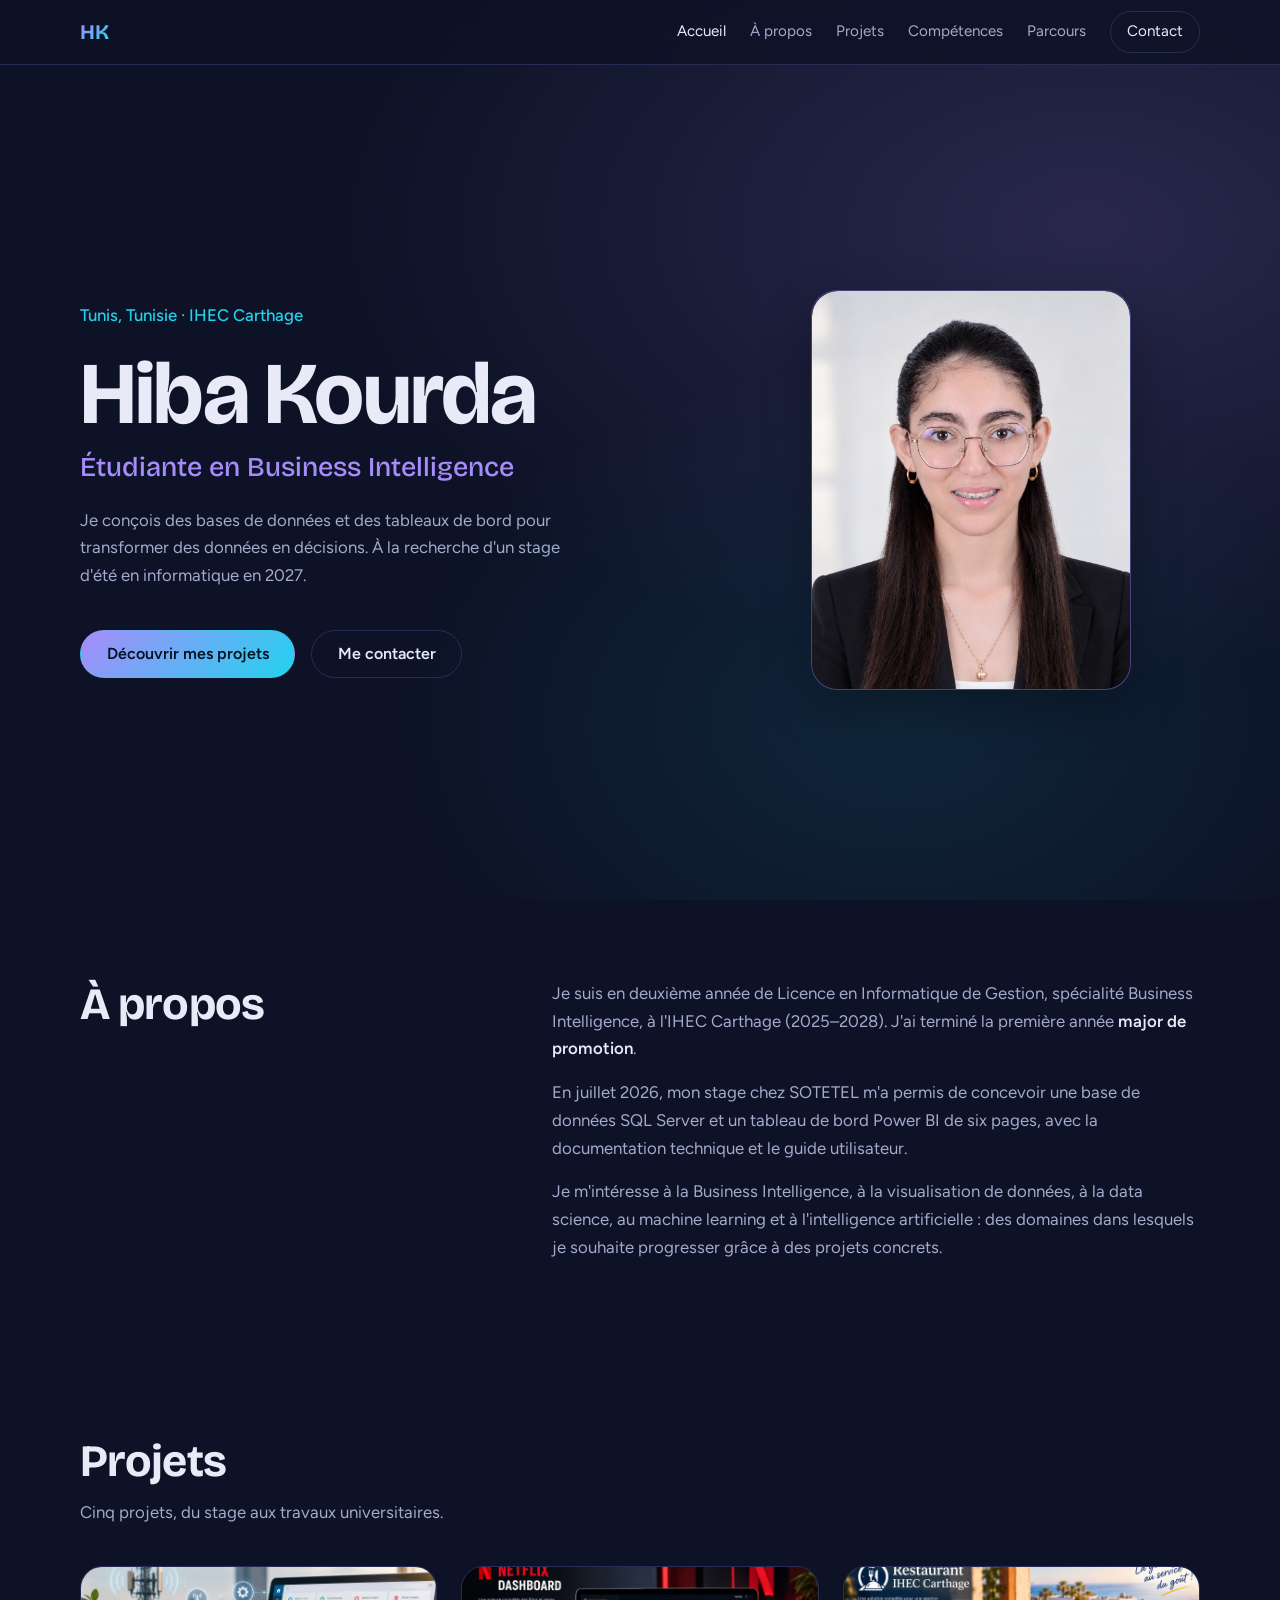
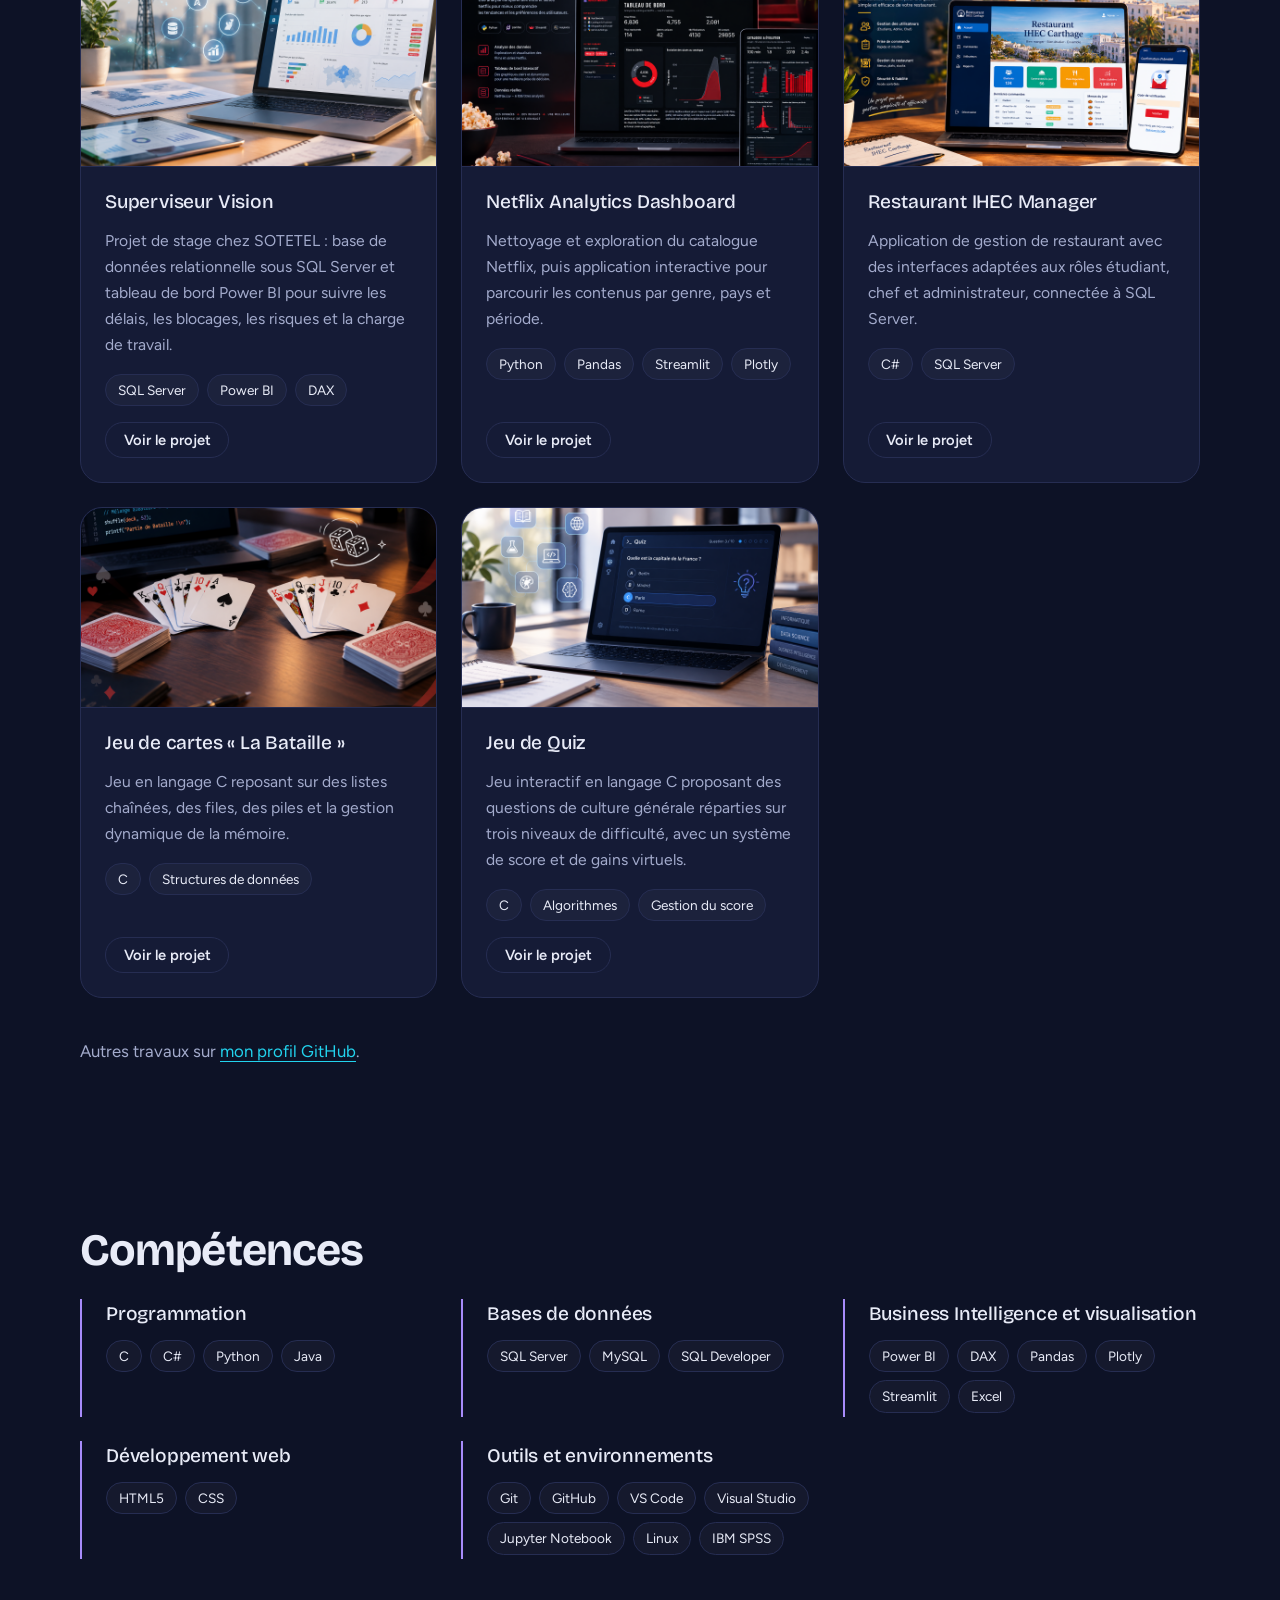
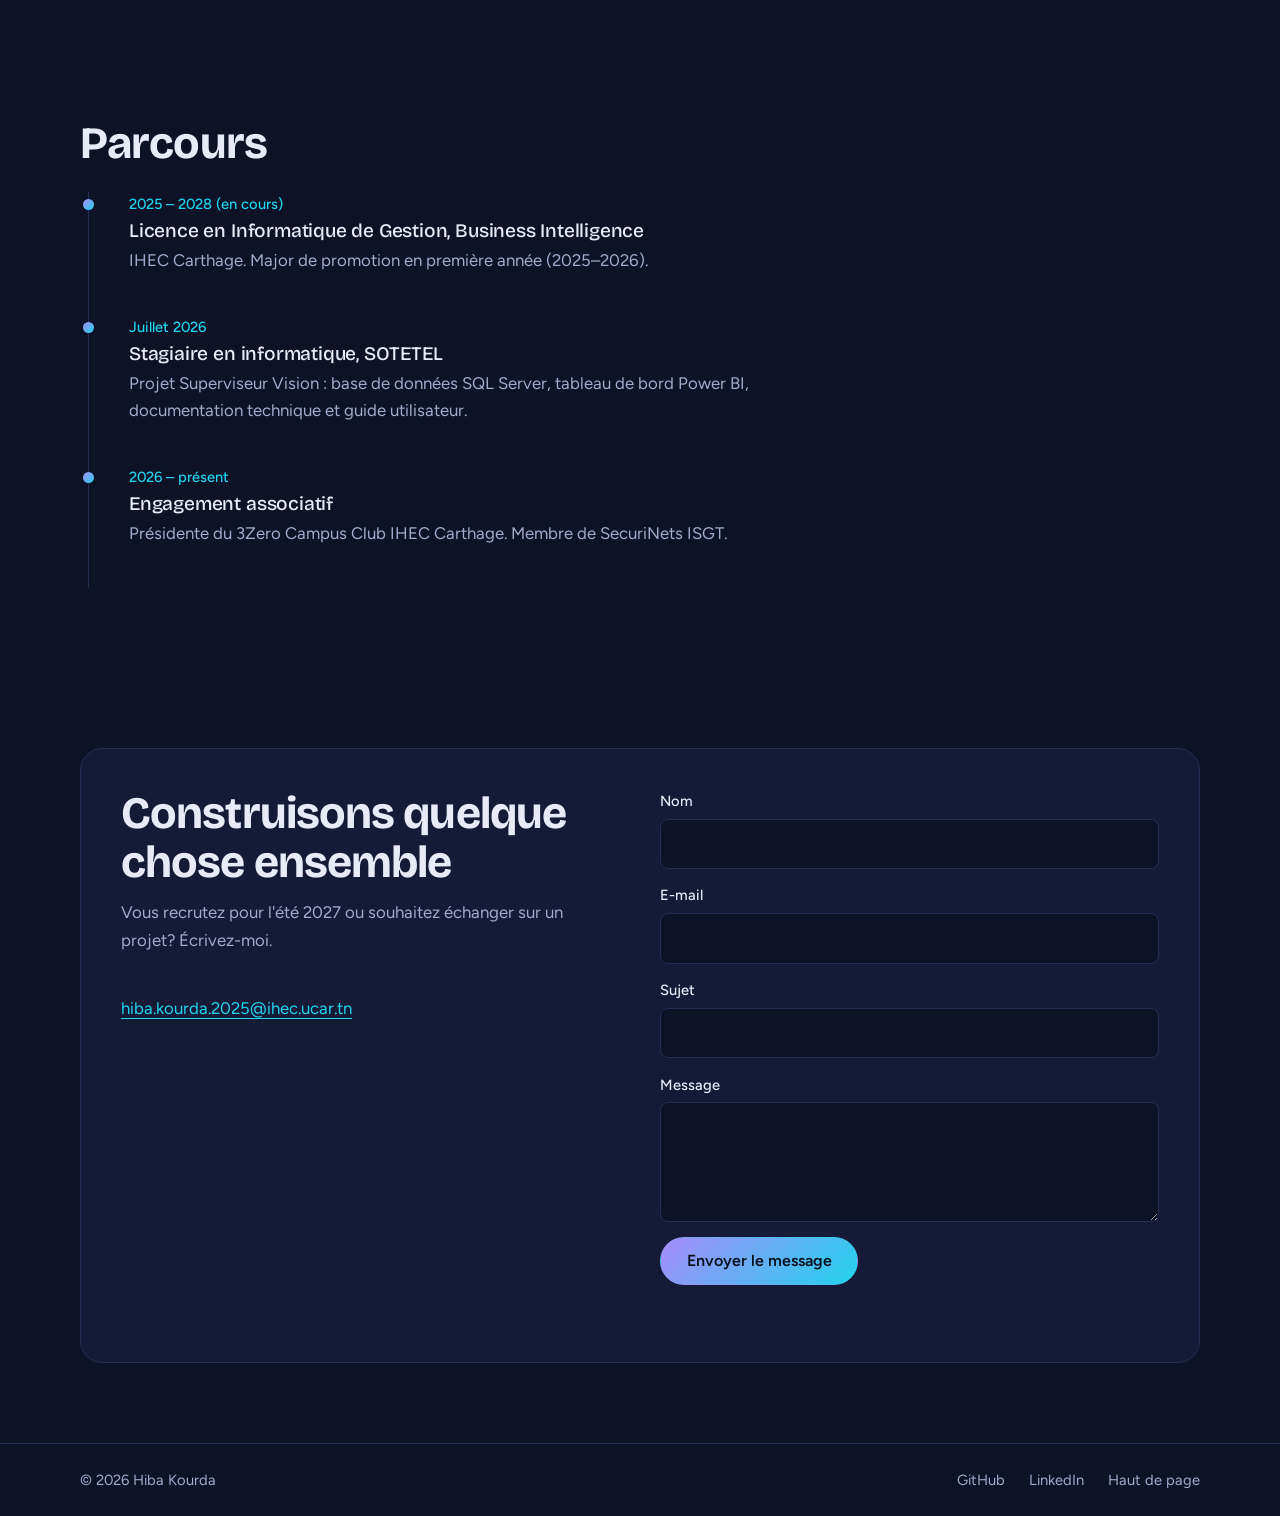
<file: index.html>
<!DOCTYPE html>
<html lang="fr">
<head>
<meta charset="utf-8">
<meta name="viewport" content="width=device-width, initial-scale=1">
<title>Hiba Kourda — Étudiante en Business Intelligence </title>
<meta name="description" content="Portfolio de Hiba Kourda, étudiante en Business Intelligence à l'IHEC Carthage, en recherche d'un stage d'été en informatique en 2027.">
<meta name="theme-color" content="#0d1226">
<meta property="og:type" content="website">
<meta property="og:locale" content="fr_FR">
<meta property="og:title" content="Hiba Kourda — Business Intelligence">
<meta property="og:description" content="Projets, compétences et parcours d'une étudiante en Business Intelligence à l'IHEC Carthage.">
<!-- <meta property="og:image" content="https://hibakourda2025.github.io/NOM-DU-DEPOT/assets/img/og.png"> -->
<link rel="icon" href="data:image/svg+xml,%3Csvg xmlns='http://www.w3.org/2000/svg' viewBox='0 0 64 64'%3E%3Crect width='64' height='64' rx='16' fill='%230d1226'/%3E%3Ctext x='32' y='41' font-size='26' font-family='sans-serif' font-weight='700' text-anchor='middle' fill='%23a78bfa'%3EHK%3C/text%3E%3C/svg%3E">
<link rel="preconnect" href="https://fonts.googleapis.com">
<link rel="preconnect" href="https://fonts.gstatic.com" crossorigin>
<link href="https://fonts.googleapis.com/css2?family=Bricolage+Grotesque:opsz,wght@12..96,500;12..96,700&family=Figtree:wght@400;500;600&display=swap" rel="stylesheet">
<link rel="stylesheet" href="style.css">
</head>
<body>
<a class="skip" href="#main">Aller au contenu</a>

<header class="nav" id="top">
  <div class="wrap nav__in">
    <a class="logo" href="#accueil" aria-label="Hiba Kourda, accueil">HK</a>
    <button class="nav__toggle" aria-expanded="false" aria-controls="menu" aria-label="Ouvrir le menu"><span></span><span></span></button>
    <nav id="menu" class="nav__menu" aria-label="Navigation principale">
      <a href="#accueil">Accueil</a><a href="#apropos">À propos</a><a href="#projets">Projets</a>
      <a href="#competences">Compétences</a><a href="#parcours">Parcours</a><a class="nav__cta" href="#contact">Contact</a>
    </nav>
  </div>
</header>

<main id="main">
<section class="hero" id="accueil">
  <div class="wrap hero__in">
    <div class="hero__text">
      <p class="hero__kicker">Tunis, Tunisie · IHEC Carthage</p>
      <h1>Hiba Kourda</h1>
      <p class="hero__role">Étudiante en Business Intelligence </p>
      <p class="hero__lead">Je conçois des bases de données et des tableaux de bord pour transformer des données en décisions. À la recherche d'un stage d'été en informatique en 2027.</p>
      <div class="btns">
        <a class="btn btn--primary" href="#projets">Découvrir mes projets</a>
        <a class="btn btn--ghost" href="#contact">Me contacter</a>
      </div>
    </div>
    <div class="hero__visual">
      <img src="assets/img/hiba-kourda.png" alt="Portrait de Hiba Kourda">
    </div>
  </div>
</section>

<section class="sec" id="apropos">
  <div class="wrap about">
    <h2>À propos</h2>
    <div class="about__body">
      <p>Je suis en deuxième année de Licence en Informatique de Gestion, spécialité Business Intelligence, à l'IHEC Carthage (2025–2028). J'ai terminé la première année <strong>major de promotion</strong>.</p>
      <p>En juillet 2026, mon stage chez SOTETEL m'a permis de concevoir une base de données SQL Server et un tableau de bord Power BI de six pages, avec la documentation technique et le guide utilisateur.</p>
      <p>Je m'intéresse à la Business Intelligence, à la visualisation de données, à la data science, au machine learning et à l'intelligence artificielle : des domaines dans lesquels je souhaite progresser grâce à des projets concrets.</p>
    </div>
  </div>
</section>

<section class="sec" id="projets">
  <div class="wrap">
    <h2>Projets</h2>
    <p class="sec__lead">Cinq projets, du stage aux travaux universitaires.</p>
    <div class="grid">
      <article class="card">
        <div class="thumb thumb--a"><img src="assets/img/superviseur-vision.png" alt="Tableau de bord Power BI Superviseur Vision" loading="lazy"><span class="thumb__ph">Power BI</span></div>
        <div class="card__body">
          <h3>Superviseur Vision</h3>
          <p>Projet de stage chez SOTETEL : base de données relationnelle sous SQL Server et tableau de bord Power BI pour suivre les délais, les blocages, les risques et la charge de travail.</p>
          <ul class="tags"><li>SQL Server</li><li>Power BI</li><li>DAX</li></ul>
          <a class="btn btn--sm" href="superviseur-vision/index.html" target="_blank" rel="noopener noreferrer">Voir le projet</a>
        </div>
      </article>
      <article class="card">
        <div class="thumb thumb--b"><img src="assets/img/netflix-dashboard.png" alt="Capture du Netflix Analytics Dashboard" loading="lazy"><span class="thumb__ph">Streamlit</span></div>
        <div class="card__body">
          <h3>Netflix Analytics Dashboard</h3>
          <p>Nettoyage et exploration du catalogue Netflix, puis application interactive pour parcourir les contenus par genre, pays et période.</p>
          <ul class="tags"><li>Python</li><li>Pandas</li><li>Streamlit</li><li>Plotly</li></ul>
          <a class="btn btn--sm" href="https://github.com/hibakourda2025/Netflix-Dashboard" target="_blank" rel="noopener noreferrer">Voir le projet</a>
        </div>
      </article>
      <article class="card">
        <div class="thumb thumb--c"><img src="assets/img/restaurant-ihec-manager.png" alt="Capture de Restaurant IHEC Manager" loading="lazy"><span class="thumb__ph">C# · SQL Server</span></div>
        <div class="card__body">
          <h3>Restaurant IHEC Manager</h3>
          <p>Application de gestion de restaurant avec des interfaces adaptées aux rôles étudiant, chef et administrateur, connectée à SQL Server.</p>
          <ul class="tags"><li>C#</li><li>SQL Server</li></ul>
          <a class="btn btn--sm" href="https://github.com/hibakourda2025/Restaurant-ihec-Manager" target="_blank" rel="noopener noreferrer">Voir le projet</a>
        </div>
      </article>
      <article class="card">
        <div class="thumb thumb--d"><img src="assets/img/la-bataille.png" alt="Capture du jeu de cartes La Bataille" loading="lazy"><span class="thumb__ph">Langage C</span></div>
        <div class="card__body">
          <h3>Jeu de cartes « La Bataille »</h3>
          <p>Jeu en langage C reposant sur des listes chaînées, des files, des piles et la gestion dynamique de la mémoire.</p>
          <ul class="tags"><li>C</li><li>Structures de données</li></ul>
          <a class="btn btn--sm" href="https://github.com/hibakourda2025/La-Bataille" target="_blank" rel="noopener noreferrer">Voir le projet</a>
        </div>
      </article>
      <article class="card">
        <div class="thumb thumb--e">
          <img src="assets/img/jeu-de-quiz.png"
              alt="Capture du jeu de Quiz en langage C"
              loading="lazy">
          <span class="thumb__ph">Langage C</span>
        </div>
        <div class="card__body">
          <h3>Jeu de Quiz</h3>
          <p>
            Jeu interactif en langage C proposant des questions de culture
            générale réparties sur trois niveaux de difficulté, avec un
            système de score et de gains virtuels.
          </p>
          <ul class="tags">
            <li>C</li>
            <li>Algorithmes</li>
            <li>Gestion du score</li>
          </ul>
          <a class="btn btn--sm"
            href="https://github.com/hibakourda2025/Jeu-De-Quiz"
            target="_blank"
            rel="noopener noreferrer">
            Voir le projet
          </a>
        </div>
      </article>
    </div>
    <p class="more">Autres travaux sur <a href="https://github.com/hibakourda2025" target="_blank" rel="noopener noreferrer">mon profil GitHub</a>.</p>
  </div>
</section>

<section class="sec" id="competences">
  <div class="wrap">
    <h2>Compétences</h2>
    <div class="skills">
      <div class="skill"><h3>Programmation</h3><ul class="tags"><li>C</li><li>C#</li><li>Python</li><li>Java</li></ul></div>
      <div class="skill"><h3>Bases de données</h3><ul class="tags"><li>SQL Server</li><li>MySQL</li><li>SQL Developer</li></ul></div>
      <div class="skill"><h3>Business Intelligence et visualisation</h3><ul class="tags"><li>Power BI</li><li>DAX</li><li>Pandas</li><li>Plotly</li><li>Streamlit</li><li>Excel</li></ul></div>
      <div class="skill"><h3>Développement web</h3><ul class="tags"><li>HTML5</li><li>CSS</li></ul></div>
      <div class="skill"><h3>Outils et environnements</h3><ul class="tags"><li>Git</li><li>GitHub</li><li>VS Code</li><li>Visual Studio</li><li>Jupyter Notebook</li><li>Linux</li><li>IBM SPSS</li></ul></div>
    </div>
  </div>
</section>

<section class="sec" id="parcours">
  <div class="wrap">
    <h2>Parcours</h2>
    <ol class="timeline">
      <li><time>2025 – 2028 (en cours)</time><h3>Licence en Informatique de Gestion, Business Intelligence</h3><p>IHEC Carthage. Major de promotion en première année (2025–2026).</p></li>
      <li><time>Juillet 2026</time><h3>Stagiaire en informatique, SOTETEL</h3><p>Projet Superviseur Vision : base de données SQL Server, tableau de bord Power BI, documentation technique et guide utilisateur.</p></li>
      <li><time>2026 – présent</time><h3>Engagement associatif</h3><p>Présidente du 3Zero Campus Club IHEC Carthage. Membre de SecuriNets ISGT.</p></li>
    </ol>
  </div>
</section>

<section class="sec" id="contact">
  <div class="wrap contact">
    <div>
      <h2>Construisons quelque chose ensemble</h2>
      <p class="sec__lead">Vous recrutez pour l'été 2027 ou souhaitez échanger sur un projet? Écrivez-moi.</p>
      <p><a class="link" href="mailto:hiba.kourda.2025@ihec.ucar.tn">hiba.kourda.2025@ihec.ucar.tn</a></p>
    </div>
    <form id="form" class="form" novalidate>
      <label>Nom<input name="name" type="text" autocomplete="name" required></label>
      <label>E-mail<input name="email" type="email" autocomplete="email" required></label>
      <label>Sujet<input name="subject" type="text" required></label>
      <label>Message<textarea name="message" rows="5" required></textarea></label>
      <input class="hp" type="text" name="_gotcha" tabindex="-1" autocomplete="off" aria-hidden="true">
      <button class="btn btn--primary" type="submit">Envoyer le message</button>
      <p class="form__status" id="status" role="status" aria-live="polite"></p>
    </form>
  </div>
</section>
</main>

<footer class="foot">
  <div class="wrap foot__in">
    <p>© <span id="year">2026</span> Hiba Kourda</p>
    <nav aria-label="Liens"><a href="https://github.com/hibakourda2025" target="_blank" rel="noopener noreferrer">GitHub</a><a href="https://www.linkedin.com/in/hibakourda" target="_blank" rel="noopener noreferrer">LinkedIn</a><a href="#accueil">Haut de page</a></nav>
  </div>
</footer>
<script src="script.js"></script>
</body>
</html>
</file>
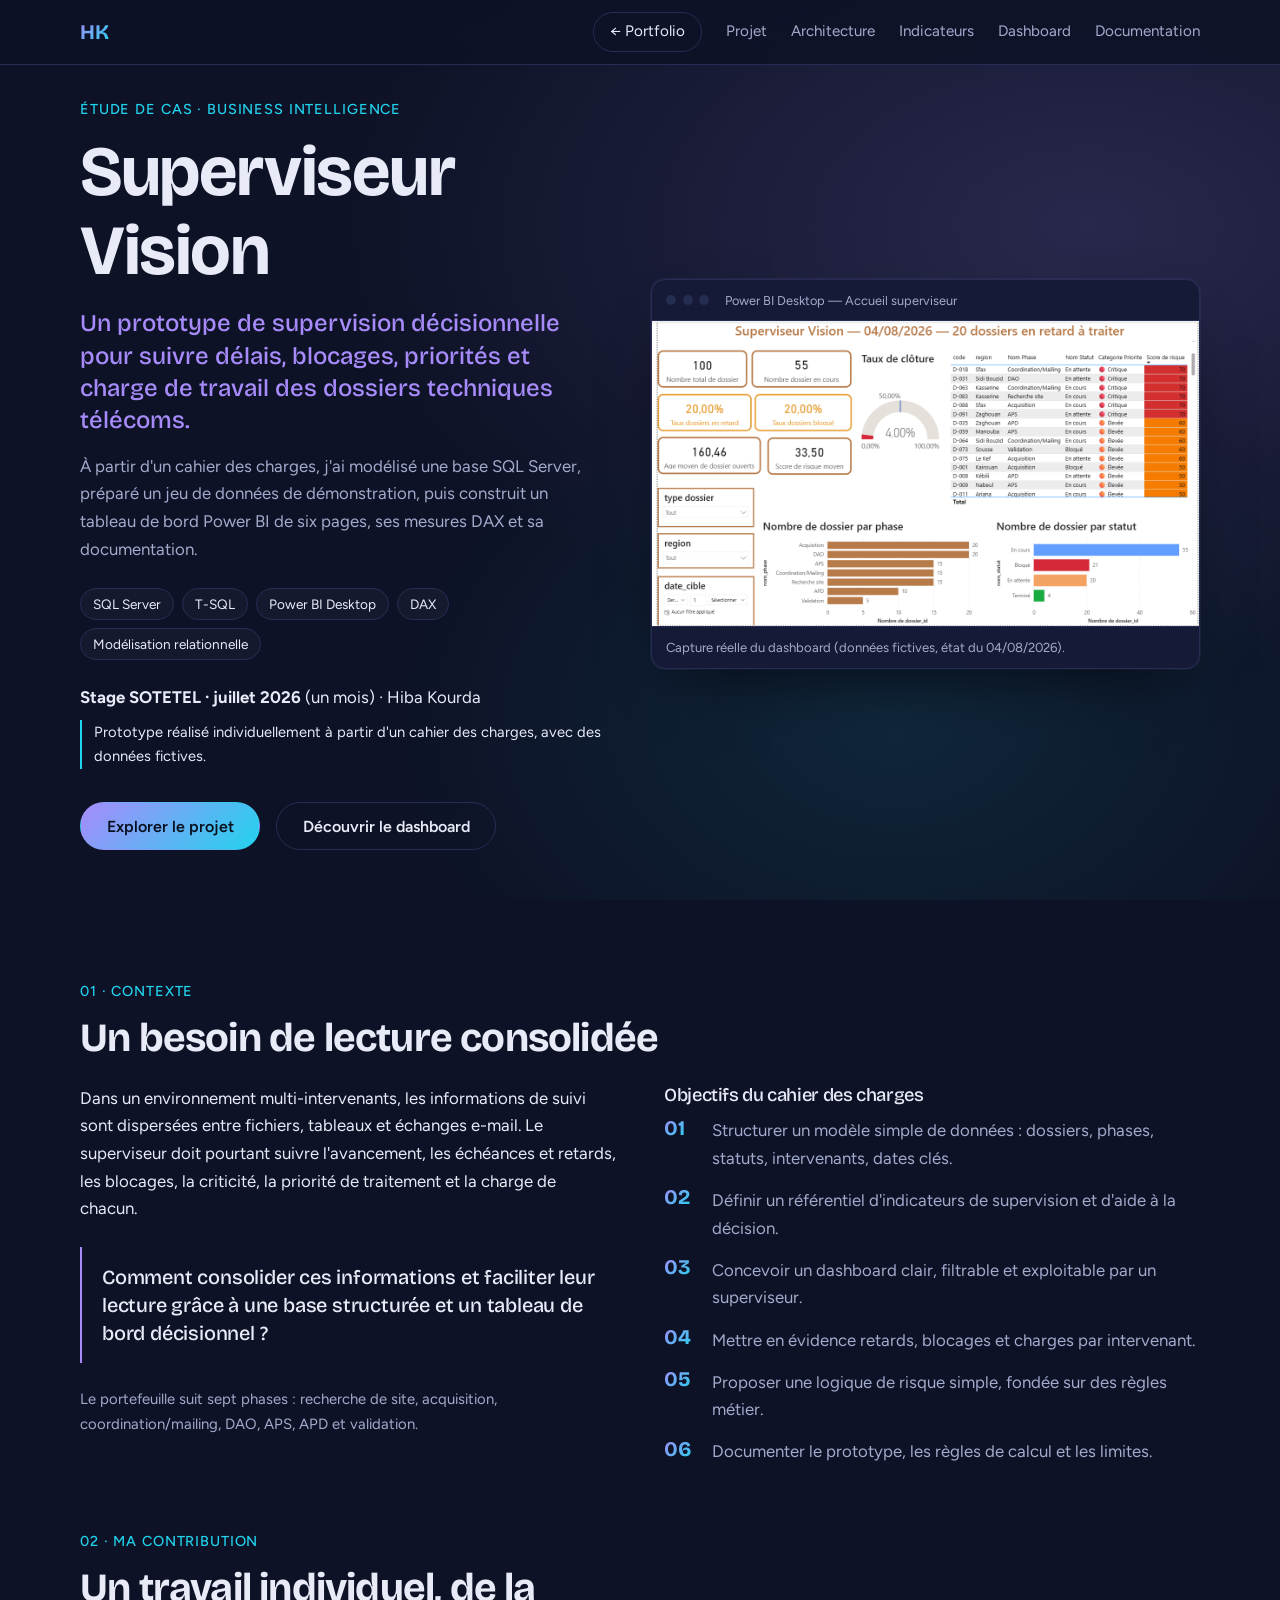
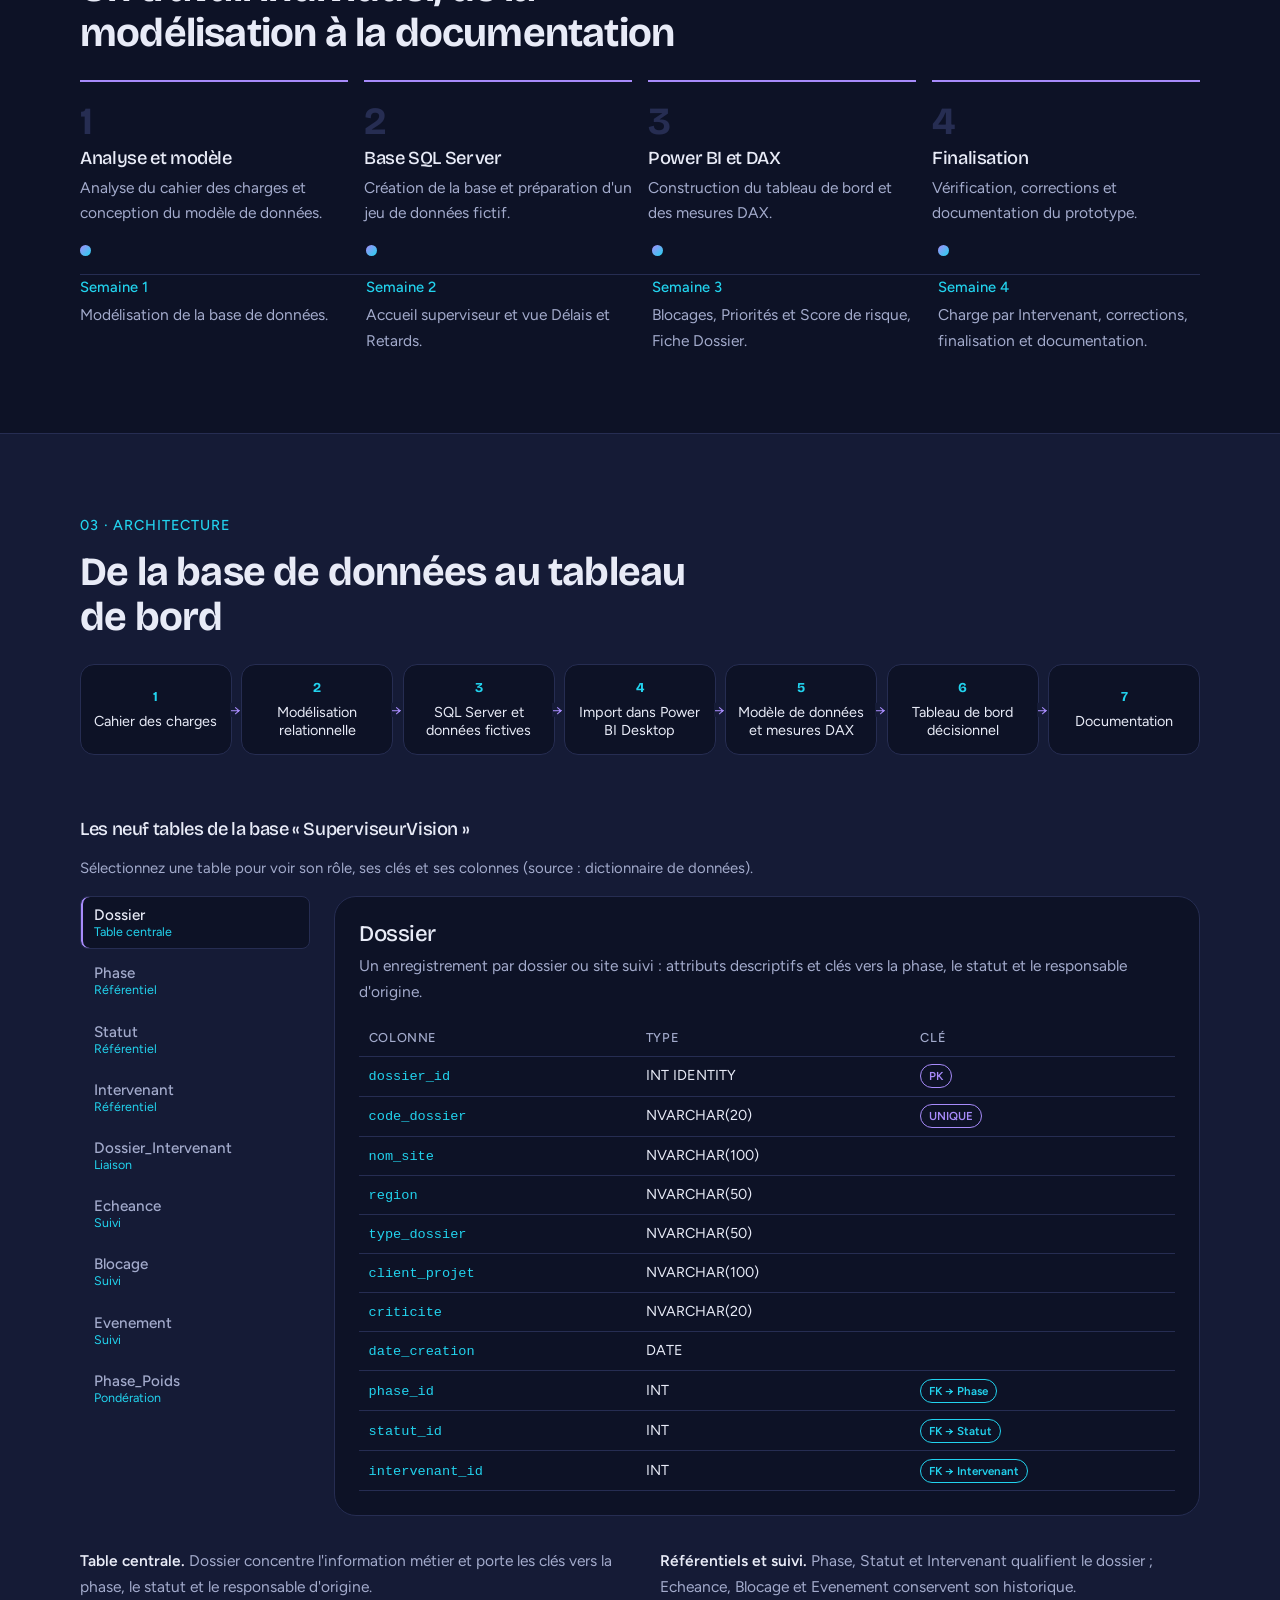
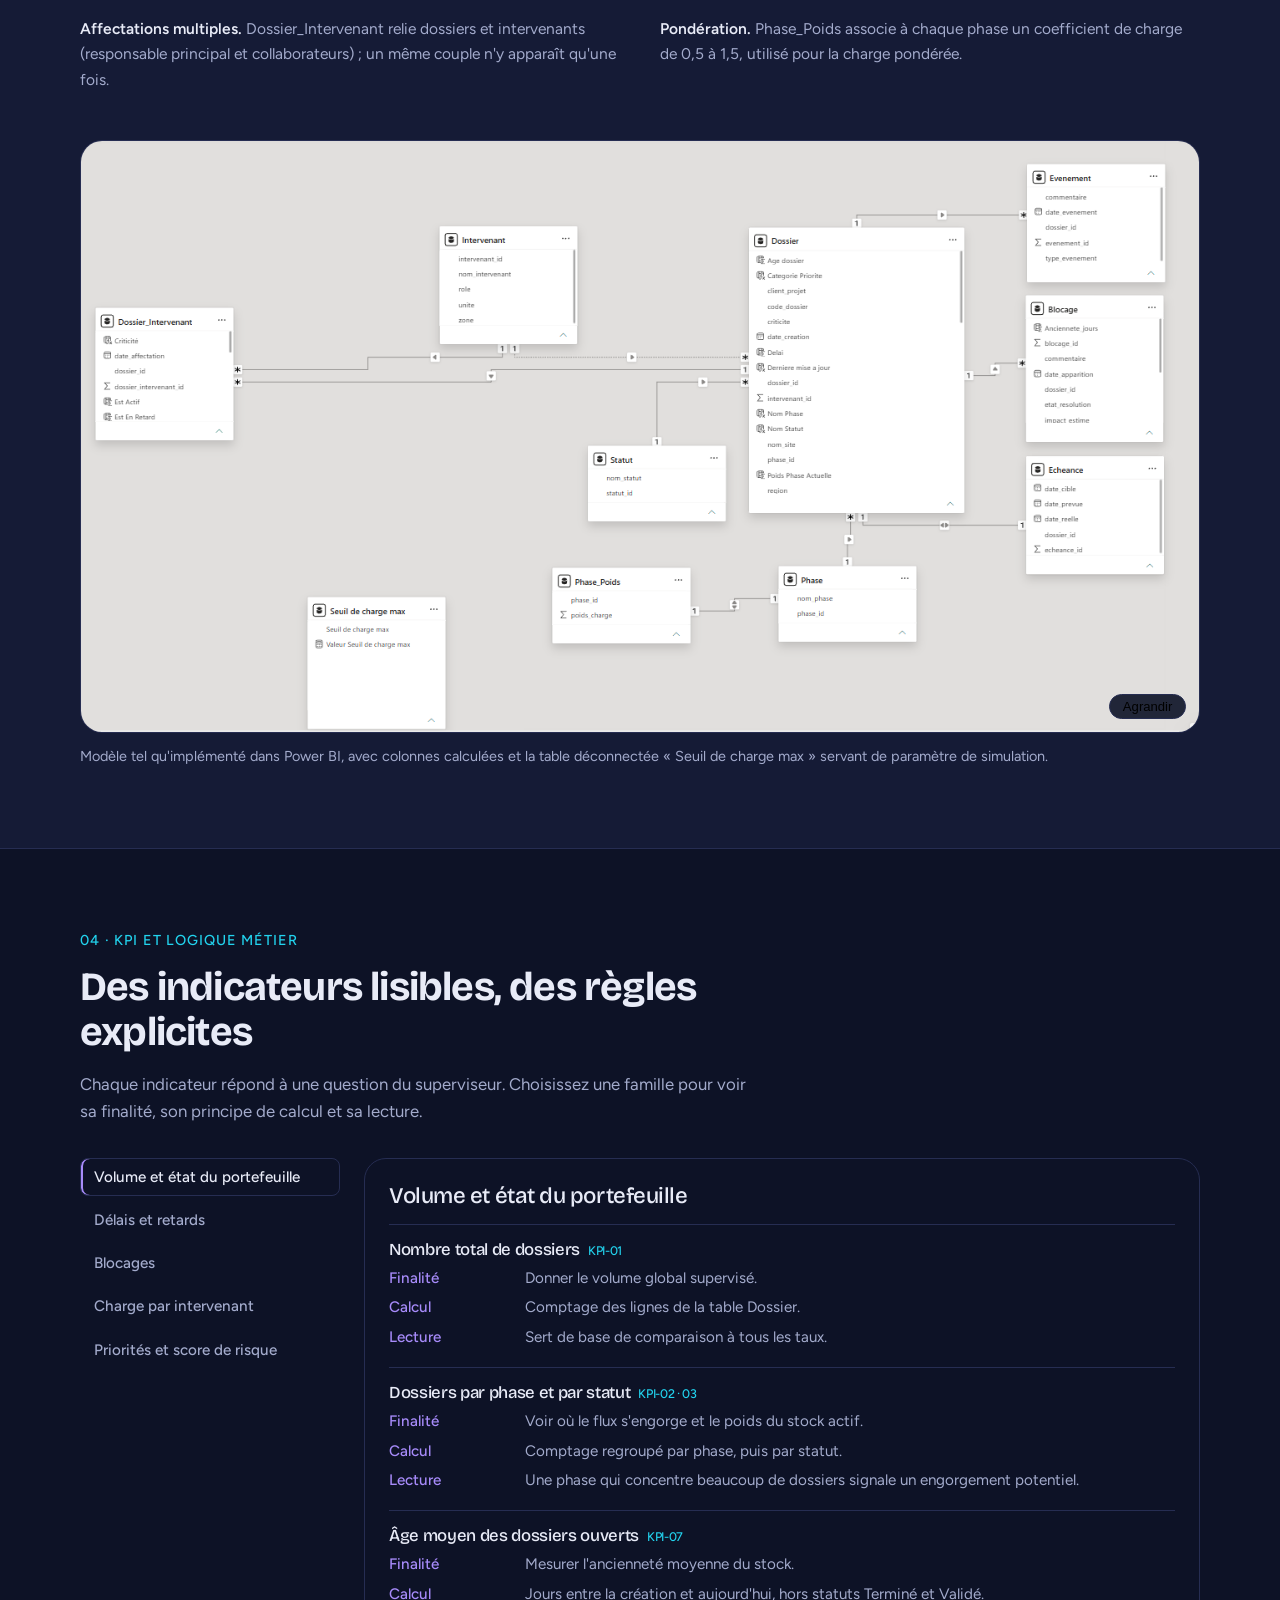
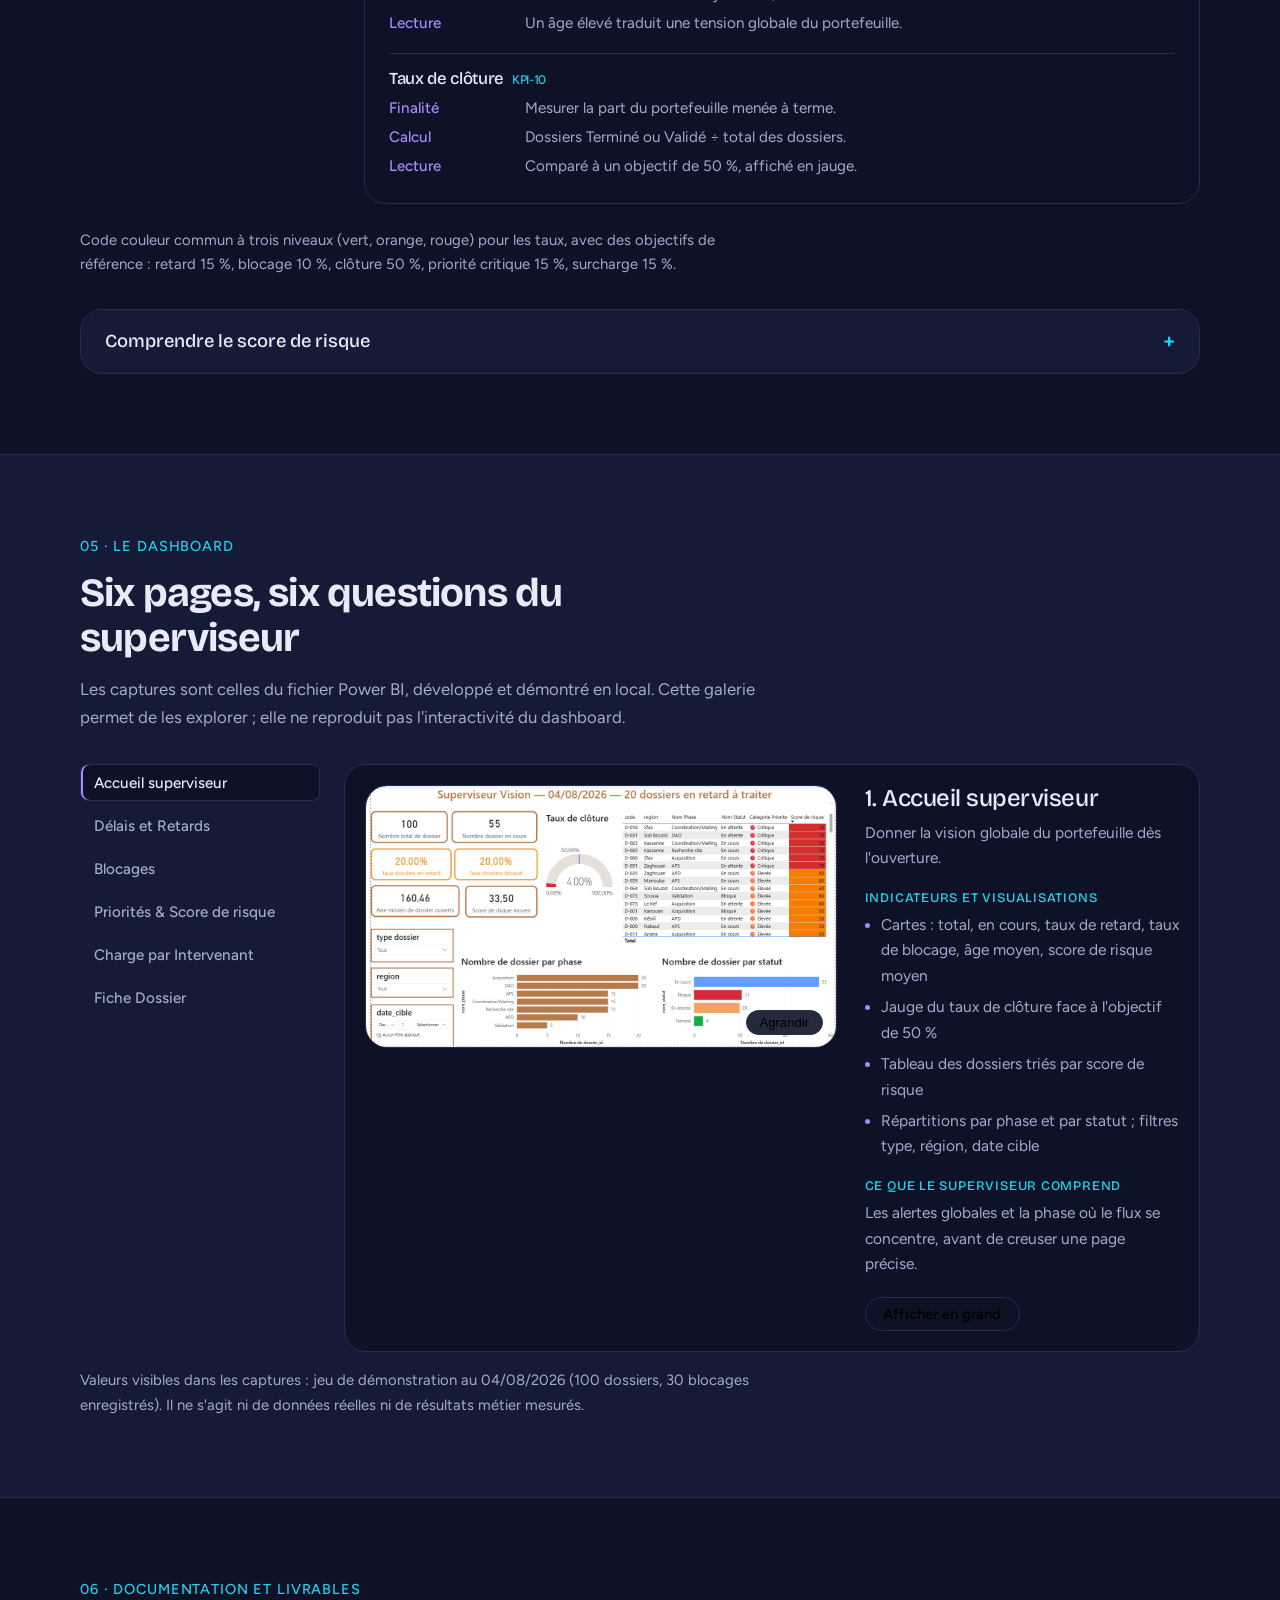
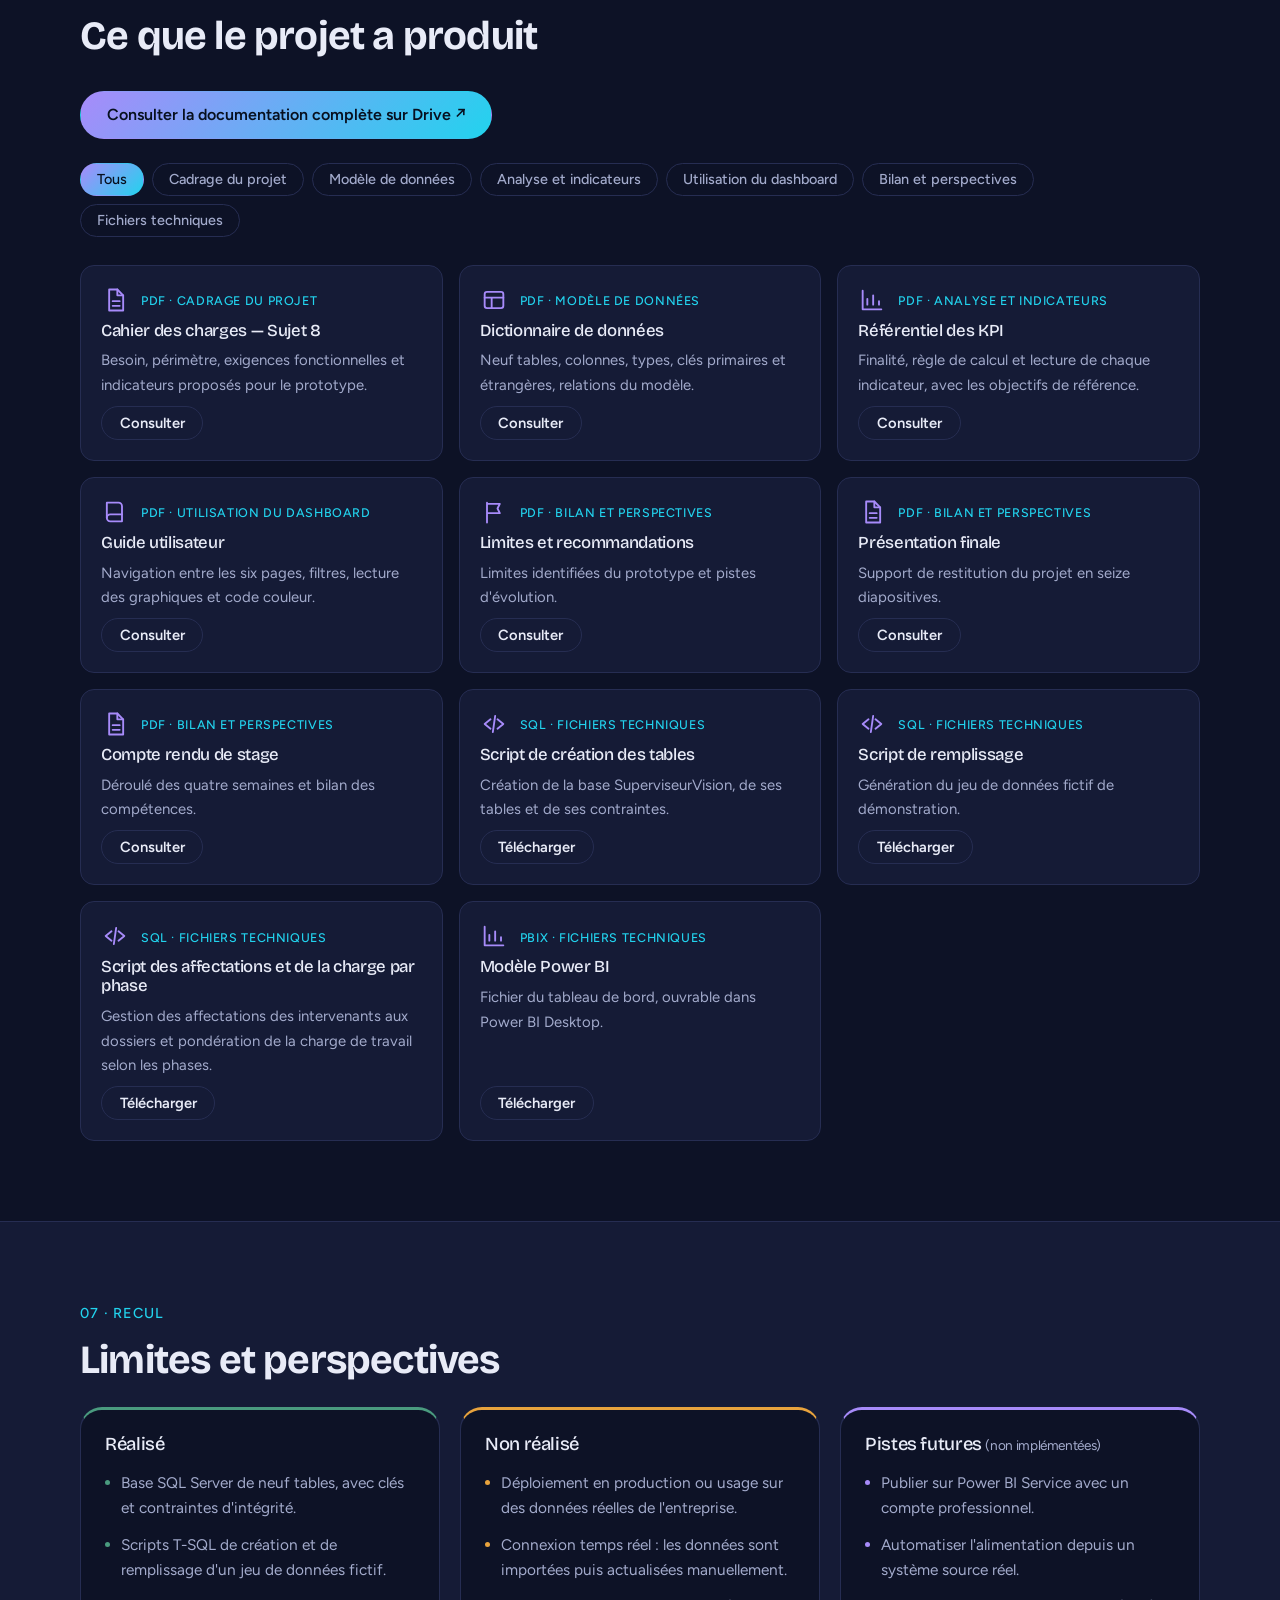
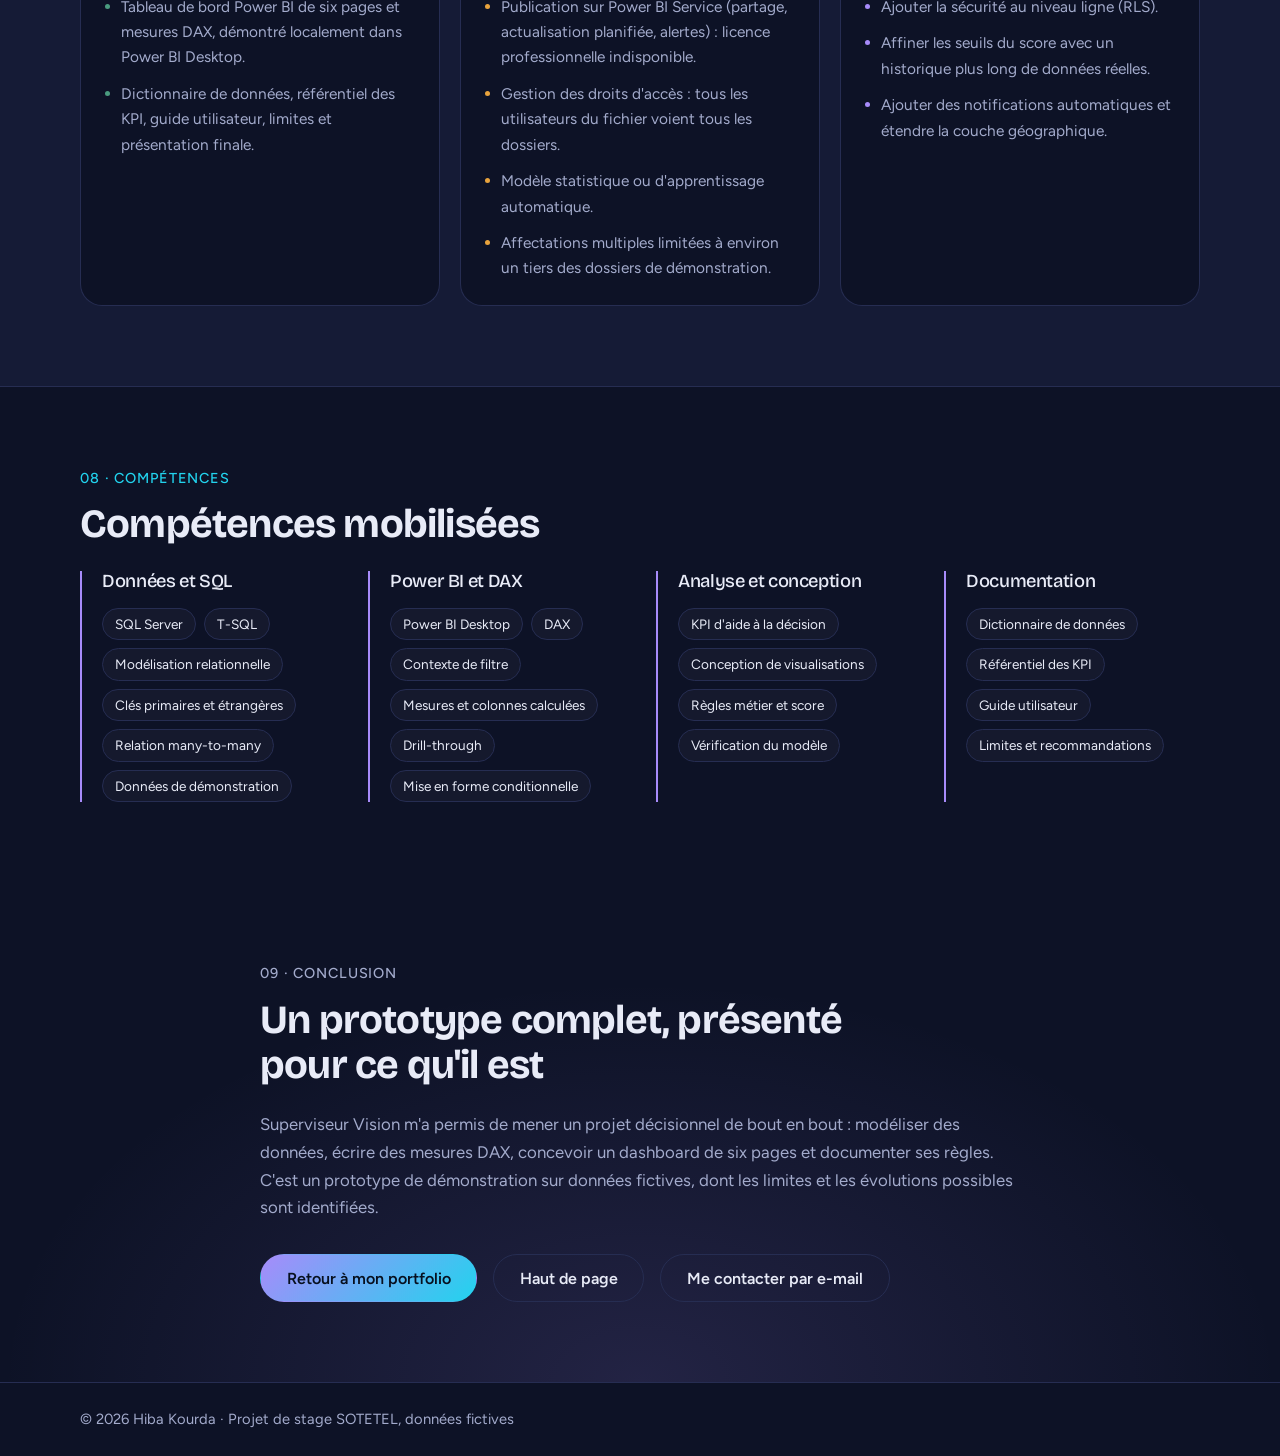
<file: superviseur-vision/index.html>
<!DOCTYPE html>
<html lang="fr">
<head>
<meta charset="utf-8">
<meta name="viewport" content="width=device-width, initial-scale=1">
<title>Superviseur Vision — Étude de cas Business Intelligence · Hiba Kourda</title>
<meta name="description" content="Étude de cas du prototype « Superviseur Vision » : base SQL Server, tableau de bord Power BI de six pages et mesures DAX, réalisés individuellement en stage chez SOTETEL avec des données fictives.">
<meta name="theme-color" content="#0d1226">
<meta property="og:type" content="article">
<meta property="og:locale" content="fr_FR">
<meta property="og:title" content="Superviseur Vision — Étude de cas BI">
<meta property="og:description" content="Prototype de supervision décisionnelle : SQL Server, Power BI et DAX. Données fictives.">
<!-- og:image volontairement absent : nécessite une URL absolue publique à renseigner une fois le site en ligne. -->
<link rel="icon" href="data:image/svg+xml,%3Csvg xmlns='http://www.w3.org/2000/svg' viewBox='0 0 64 64'%3E%3Crect width='64' height='64' rx='16' fill='%230d1226'/%3E%3Ctext x='32' y='41' font-size='26' font-family='sans-serif' font-weight='700' text-anchor='middle' fill='%23a78bfa'%3EHK%3C/text%3E%3C/svg%3E">
<link rel="preconnect" href="https://fonts.googleapis.com">
<link rel="preconnect" href="https://fonts.gstatic.com" crossorigin>
<link href="https://fonts.googleapis.com/css2?family=Bricolage+Grotesque:opsz,wght@12..96,500;12..96,700&family=Figtree:wght@400;500;600&display=swap" rel="stylesheet">
<link rel="stylesheet" href="style.css">
</head>
<body class="sv">
<a class="sv-skip" href="#main">Aller au contenu</a>

<header class="sv-nav">
  <div class="sv-wrap sv-nav__in">
    <a class="sv-logo" href="#debut" aria-label="Hiba Kourda, début de la page">HK</a>
    <button class="sv-nav__toggle" aria-expanded="false" aria-controls="sv-menu" aria-label="Ouvrir le menu"><span></span><span></span></button>
    <nav id="sv-menu" class="sv-nav__menu" aria-label="Navigation de l'étude de cas">
      <!-- CONFIG : chemin relatif vers le portfolio (ce dossier est supposé être superviseur-vision/ à la racine du dépôt) -->
      <a href="../index.html#projets">← Portfolio</a>
      <a href="#projet">Projet</a><a href="#architecture">Architecture</a><a href="#indicateurs">Indicateurs</a>
      <a href="#dashboard">Dashboard</a><a href="#documentation">Documentation</a>
    </nav>
  </div>
</header>

<main id="main">
<section class="sv-hero" id="debut">
  <div class="sv-wrap sv-hero__in">
    <div class="sv-hero__text">
      <p class="sv-kicker">Étude de cas · Business Intelligence</p>
      <h1>Superviseur Vision</h1>
      <p class="sv-hero__sub">Un prototype de supervision décisionnelle pour suivre délais, blocages, priorités et charge de travail des dossiers techniques télécoms.</p>
      <p class="sv-hero__intro">À partir d'un cahier des charges, j'ai modélisé une base SQL Server, préparé un jeu de données de démonstration, puis construit un tableau de bord Power BI de six pages, ses mesures DAX et sa documentation.</p>
      <ul class="sv-tags" aria-label="Technologies principales"><li>SQL Server</li><li>T-SQL</li><li>Power BI Desktop</li><li>DAX</li><li>Modélisation relationnelle</li></ul>
      <p class="sv-meta"><strong>Stage SOTETEL · juillet 2026</strong> (un mois) · Hiba Kourda</p>
      <p class="sv-note">Prototype réalisé individuellement à partir d'un cahier des charges, avec des données fictives.</p>
      <div class="sv-btns">
        <a class="sv-btn sv-btn--primary" href="#projet">Explorer le projet</a>
        <a class="sv-btn sv-btn--ghost" href="#dashboard">Découvrir le dashboard</a>
      </div>
    </div>
    <figure class="sv-window">
      <div class="sv-window__bar" aria-hidden="true"><i></i><i></i><i></i><span>Power BI Desktop — Accueil superviseur</span></div>
      <img src="assets/img/accueil.png" width="1260" height="702" alt="Page d'accueil du tableau de bord Superviseur Vision.">
      <figcaption>Capture réelle du dashboard (données fictives, état du 04/08/2026).</figcaption>
    </figure>
  </div>
</section>

<section class="sv-sec" id="projet">
  <div class="sv-wrap">
    <p class="sv-eyebrow">01 · Contexte</p>
    <h2>Un besoin de lecture consolidée</h2>
    <div class="sv-split">
      <div>
        <p>Dans un environnement multi-intervenants, les informations de suivi sont dispersées entre fichiers, tableaux et échanges e-mail. Le superviseur doit pourtant suivre l'avancement, les échéances et retards, les blocages, la criticité, la priorité de traitement et la charge de chacun.</p>
        <blockquote class="sv-quote">Comment consolider ces informations et faciliter leur lecture grâce à une base structurée et un tableau de bord décisionnel ?</blockquote>
        <p class="sv-small">Le portefeuille suit sept phases : recherche de site, acquisition, coordination/mailing, DAO, APS, APD et validation.</p>
      </div>
      <div>
        <h3 class="sv-h3">Objectifs du cahier des charges</h3>
        <ol class="sv-goals">
          <li>Structurer un modèle simple de données : dossiers, phases, statuts, intervenants, dates clés.</li>
          <li>Définir un référentiel d'indicateurs de supervision et d'aide à la décision.</li>
          <li>Concevoir un dashboard clair, filtrable et exploitable par un superviseur.</li>
          <li>Mettre en évidence retards, blocages et charges par intervenant.</li>
          <li>Proposer une logique de risque simple, fondée sur des règles métier.</li>
          <li>Documenter le prototype, les règles de calcul et les limites.</li>
        </ol>
      </div>
    </div>

    <p class="sv-eyebrow sv-mt">02 · Ma contribution</p>
    <h2>Un travail individuel, de la modélisation à la documentation</h2>
    <div class="sv-axes">
      <article><span>1</span><h3>Analyse et modèle</h3><p>Analyse du cahier des charges et conception du modèle de données.</p></article>
      <article><span>2</span><h3>Base SQL Server</h3><p>Création de la base et préparation d'un jeu de données fictif.</p></article>
      <article><span>3</span><h3>Power BI et DAX</h3><p>Construction du tableau de bord et des mesures DAX.</p></article>
      <article><span>4</span><h3>Finalisation</h3><p>Vérification, corrections et documentation du prototype.</p></article>
    </div>
    <ol class="sv-time" aria-label="Chronologie des quatre semaines">
      <li><b>Semaine 1</b><p>Modélisation de la base de données.</p></li>
      <li><b>Semaine 2</b><p>Accueil superviseur et vue Délais et Retards.</p></li>
      <li><b>Semaine 3</b><p>Blocages, Priorités et Score de risque, Fiche Dossier.</p></li>
      <li><b>Semaine 4</b><p>Charge par Intervenant, corrections, finalisation et documentation.</p></li>
    </ol>
  </div>
</section>

<section class="sv-sec sv-alt" id="architecture">
  <div class="sv-wrap">
    <p class="sv-eyebrow">03 · Architecture</p>
    <h2>De la base de données au tableau de bord</h2>
    <ol class="sv-flow" aria-label="Flux général du projet">
      <li>Cahier des charges</li><li>Modélisation relationnelle</li><li>SQL Server et données fictives</li><li>Import dans Power BI Desktop</li><li>Modèle de données et mesures DAX</li><li>Tableau de bord décisionnel</li><li>Documentation</li>
    </ol>

    <h3 class="sv-h3 sv-mt">Les neuf tables de la base « SuperviseurVision »</h3>
    <p class="sv-small">Sélectionnez une table pour voir son rôle, ses clés et ses colonnes (source : dictionnaire de données).</p>
    <div class="sv-tables">
      <div class="sv-tabs" role="tablist" aria-label="Tables de la base" id="sv-tbl-tabs"></div>
      <div class="sv-tpanel" id="sv-tbl-panel" role="tabpanel" aria-live="polite"></div>
    </div>
    <ul class="sv-points">
      <li><strong>Table centrale.</strong> Dossier concentre l'information métier et porte les clés vers la phase, le statut et le responsable d'origine.</li>
      <li><strong>Référentiels et suivi.</strong> Phase, Statut et Intervenant qualifient le dossier ; Echeance, Blocage et Evenement conservent son historique.</li>
      <li><strong>Affectations multiples.</strong> Dossier_Intervenant relie dossiers et intervenants (responsable principal et collaborateurs) ; un même couple n'y apparaît qu'une fois.</li>
      <li><strong>Pondération.</strong> Phase_Poids associe à chaque phase un coefficient de charge de 0,5 à 1,5, utilisé pour la charge pondérée.</li>
    </ul>

    <figure class="sv-model">
      <button class="sv-zoom" data-open="modele" aria-label="Agrandir le schéma relationnel du modèle Power BI">
        <img src="assets/img/modele.png" width="1339" height="707" loading="lazy" alt="Schéma relationnel du modèle Power BI.">
        <span class="sv-zoom__hint">Agrandir</span>
      </button>
      <figcaption>Modèle tel qu'implémenté dans Power BI, avec colonnes calculées et la table déconnectée « Seuil de charge max » servant de paramètre de simulation.</figcaption>
    </figure>
  </div>
</section>

<section class="sv-sec" id="indicateurs">
  <div class="sv-wrap">
    <p class="sv-eyebrow">04 · KPI et logique métier</p>
    <h2>Des indicateurs lisibles, des règles explicites</h2>
    <p class="sv-lead">Chaque indicateur répond à une question du superviseur. Choisissez une famille pour voir sa finalité, son principe de calcul et sa lecture.</p>
    <div class="sv-kpi">
      <div class="sv-tabs sv-tabs--v" role="tablist" aria-label="Familles d'indicateurs" id="sv-kpi-tabs"></div>
      <div class="sv-kpi__panel" id="sv-kpi-panel" role="tabpanel" aria-live="polite"></div>
    </div>
    <p class="sv-small">Code couleur commun à trois niveaux (vert, orange, rouge) pour les taux, avec des objectifs de référence : retard 15 %, blocage 10 %, clôture 50 %, priorité critique 15 %, surcharge 15 %.</p>
    <!-- VÉRIFICATION À FAIRE (cf. rapport) : le signe de la mesure Delai (date_cible − aujourd'hui) est utilisé de façon contradictoire
         entre le score de risque (retard si Delai < 0) et « Nombre dossier retard » / « Libellé Délai » (retard si Delai > 0).
         Aucune valeur chiffrée de retard n'est donc publiée dans le texte ; la règle est énoncée en mots (date cible dépassée + dossier non clôturé). -->

    <details class="sv-score" id="sv-score">
      <summary>Comprendre le score de risque</summary>
      <div class="sv-score__body">
        <p>Le score additionne trois composantes, calculées pour chaque dossier. C'est une <strong>règle métier déterministe</strong>, avec des seuils fixés manuellement : un mécanisme de notation et d'aide à la décision, pas un modèle de machine learning ni un modèle prédictif statistique.</p>
        <div class="sv-score__grid">
          <div><h4>Points de retard</h4><table><caption class="sv-vh">Points selon les jours de dépassement</caption><tr><th>Dépassement</th><th>Points</th></tr><tr><td>Aucun</td><td>0</td></tr><tr><td>1 à 15 jours</td><td>10</td></tr><tr><td>16 à 31 jours</td><td>20</td></tr><tr><td>32 à 60 jours</td><td>30</td></tr><tr><td>Plus de 60 jours</td><td>40</td></tr></table></div>
          <div><h4>Criticité déclarée</h4><table><caption class="sv-vh">Points selon la criticité</caption><tr><th>Criticité</th><th>Points</th></tr><tr><td>Critique</td><td>30</td></tr><tr><td>Élevée</td><td>20</td></tr><tr><td>Moyenne</td><td>10</td></tr><tr><td>Faible</td><td>0</td></tr></table></div>
          <div><h4>Échéance proche</h4><p class="sv-small">+15 points si la date cible tombe dans les 7 prochains jours sans être dépassée.</p><h4>Catégories</h4><ul class="sv-cats"><li><i style="--c:#D32F2F"></i>Critique : 65 et plus</li><li><i style="--c:#F57C00"></i>Élevée : 45 et plus</li><li><i style="--c:#FBC02D"></i>Moyenne : 25 et plus</li><li><i style="--c:#81C784"></i>Faible : moins de 25</li></ul></div>
        </div>
        <div class="sv-sim" aria-labelledby="sv-sim-t">
          <h4 id="sv-sim-t">Simulateur illustratif des règles</h4>
          <p class="sv-small">Il applique les règles ci-dessus à un cas imaginaire. Ce n'est pas une donnée du dashboard.</p>
          <div class="sv-sim__row">
            <label>Jours de dépassement<select id="sv-s-late"><option value="0">Aucun</option><option value="10">1 à 15</option><option value="20">16 à 31</option><option value="30">32 à 60</option><option value="40">Plus de 60</option></select></label>
            <label>Criticité<select id="sv-s-crit"><option value="0">Faible</option><option value="10">Moyenne</option><option value="20">Élevée</option><option value="30">Critique</option></select></label>
            <label class="sv-check"><input type="checkbox" id="sv-s-soon"> Échéance dans les 7 jours</label>
          </div>
          <p class="sv-sim__out" role="status" aria-live="polite">Score : <b id="sv-s-score">0</b> · Priorité : <b id="sv-s-cat">Faible</b></p>
        </div>
      </div>
    </details>
  </div>
</section>

<section class="sv-sec sv-alt" id="dashboard">
  <div class="sv-wrap">
    <p class="sv-eyebrow">05 · Le dashboard</p>
    <h2>Six pages, six questions du superviseur</h2>
    <p class="sv-lead">Les captures sont celles du fichier Power BI, développé et démontré en local. Cette galerie permet de les explorer ; elle ne reproduit pas l'interactivité du dashboard.</p>
    <div class="sv-gallery">
      <div class="sv-tabs sv-tabs--g" role="tablist" aria-label="Pages du dashboard" id="sv-g-tabs"></div>
      <div class="sv-gpanel" id="sv-g-panel" role="tabpanel" aria-live="polite"></div>
    </div>
    <p class="sv-small">Valeurs visibles dans les captures : jeu de démonstration au 04/08/2026 (100 dossiers, 30 blocages enregistrés). Il ne s'agit ni de données réelles ni de résultats métier mesurés.</p>
  </div>
</section>

<section class="sv-sec" id="documentation">
  <div class="sv-wrap">
    <p class="sv-eyebrow">06 · Documentation et livrables</p>
    <h2>Ce que le projet a produit</h2>
    <div class="sv-btns sv-docs-intro">
      <a
        class="sv-btn sv-btn--primary"
        href="https://drive.google.com/drive/folders/1kHwGhbYKwl1Cgm60f2xBfRG6u0o-PcJK?usp=drive_link"
        target="_blank"
        rel="noopener noreferrer">
        Consulter la documentation complète sur Drive ↗
      </a>
    </div>
    <div class="sv-chips" role="group" aria-label="Filtrer par catégorie" id="sv-d-chips"></div>
    <div class="sv-docs" id="sv-docs"></div>
  </div>
</section>

<section class="sv-sec sv-alt" id="limites">
  <div class="sv-wrap">
    <p class="sv-eyebrow">07 · Recul</p>
    <h2>Limites et perspectives</h2>
    <div class="sv-lp">
      <article class="sv-lp__done"><h3>Réalisé</h3><ul>
        <li>Base SQL Server de neuf tables, avec clés et contraintes d'intégrité.</li>
        <li>Scripts T-SQL de création et de remplissage d'un jeu de données fictif.</li>
        <li>Tableau de bord Power BI de six pages et mesures DAX, démontré localement dans Power BI Desktop.</li>
        <li>Dictionnaire de données, référentiel des KPI, guide utilisateur, limites et présentation finale.</li></ul></article>
      <article class="sv-lp__no"><h3>Non réalisé</h3><ul>
        <li>Déploiement en production ou usage sur des données réelles de l'entreprise.</li>
        <li>Connexion temps réel : les données sont importées puis actualisées manuellement.</li>
        <li>Publication sur Power BI Service (partage, actualisation planifiée, alertes) : licence professionnelle indisponible.</li>
        <li>Gestion des droits d'accès : tous les utilisateurs du fichier voient tous les dossiers.</li>
        <li>Modèle statistique ou d'apprentissage automatique.</li>
        <li>Affectations multiples limitées à environ un tiers des dossiers de démonstration.</li></ul></article>
      <article class="sv-lp__next"><h3>Pistes futures <em>(non implémentées)</em></h3><ul>
        <li>Publier sur Power BI Service avec un compte professionnel.</li>
        <li>Automatiser l'alimentation depuis un système source réel.</li>
        <li>Ajouter la sécurité au niveau ligne (RLS).</li>
        <li>Affiner les seuils du score avec un historique plus long de données réelles.</li>
        <li>Ajouter des notifications automatiques et étendre la couche géographique.</li></ul></article>
    </div>
  </div>
</section>

<section class="sv-sec" id="competences">
  <div class="sv-wrap">
    <p class="sv-eyebrow">08 · Compétences</p>
    <h2>Compétences mobilisées</h2>
    <div class="sv-skills">
      <div><h3>Données et SQL</h3><ul class="sv-tags"><li>SQL Server</li><li>T-SQL</li><li>Modélisation relationnelle</li><li>Clés primaires et étrangères</li><li>Relation many-to-many</li><li>Données de démonstration</li></ul></div>
      <div><h3>Power BI et DAX</h3><ul class="sv-tags"><li>Power BI Desktop</li><li>DAX</li><li>Contexte de filtre</li><li>Mesures et colonnes calculées</li><li>Drill-through</li><li>Mise en forme conditionnelle</li></ul></div>
      <div><h3>Analyse et conception</h3><ul class="sv-tags"><li>KPI d'aide à la décision</li><li>Conception de visualisations</li><li>Règles métier et score</li><li>Vérification du modèle</li></ul></div>
      <div><h3>Documentation</h3><ul class="sv-tags"><li>Dictionnaire de données</li><li>Référentiel des KPI</li><li>Guide utilisateur</li><li>Limites et recommandations</li></ul></div>
    </div>
  </div>
</section>

<section class="sv-sec sv-end" id="conclusion">
  <div class="sv-wrap sv-end__in">
    <p class="sv-eyebrow">09 · Conclusion</p>
    <h2>Un prototype complet, présenté pour ce qu'il est</h2>
    <p>Superviseur Vision m'a permis de mener un projet décisionnel de bout en bout : modéliser des données, écrire des mesures DAX, concevoir un dashboard de six pages et documenter ses règles. C'est un prototype de démonstration sur données fictives, dont les limites et les évolutions possibles sont identifiées.</p>
    <div class="sv-btns">
      <a class="sv-btn sv-btn--primary" href="../index.html#projets">Retour à mon portfolio</a>
      <a class="sv-btn sv-btn--ghost" href="#debut">Haut de page</a>
      <a class="sv-btn sv-btn--ghost" href="mailto:hiba.kourda.2025@ihec.ucar.tn">Me contacter par e-mail</a>
    </div>
  </div>
</section>
</main>

<footer class="sv-foot"><div class="sv-wrap"><p>© <span id="sv-year">2026</span> Hiba Kourda · Projet de stage SOTETEL, données fictives</p></div></footer>

<dialog class="sv-viewer" id="sv-viewer" aria-labelledby="sv-v-cap">
  <div class="sv-viewer__bar">
    <p id="sv-v-cap"></p>
    <div>
      <button type="button" id="sv-v-size" aria-pressed="false">Taille réelle</button>
      <button type="button" id="sv-v-prev" aria-label="Image précédente">←</button>
      <button type="button" id="sv-v-next" aria-label="Image suivante">→</button>
      <button type="button" id="sv-v-close" aria-label="Fermer la visionneuse">Fermer ✕</button>
    </div>
  </div>
  <div class="sv-viewer__stage" id="sv-v-stage"><img id="sv-v-img" alt=""></div>
</dialog>
<script src="script.js"></script>
</body>
</html>
</file>
<file: style.css>
:root{
  --bg:#0d1226;--surface:#151b36;--line:#262d52;--text:#e8ebf7;--muted:#a3abcc;
  --violet:#a78bfa;--cyan:#22d3ee;--grad:linear-gradient(135deg,var(--violet),var(--cyan));
  --r-s:8px;--r-m:14px;--r-l:22px;--s1:.5rem;--s2:1rem;--s3:1.5rem;--s4:2.5rem;--s5:5rem;
  --f-head:'Bricolage Grotesque',system-ui,sans-serif;--f-body:'Figtree',system-ui,-apple-system,'Segoe UI',sans-serif;
}
*{box-sizing:border-box;margin:0}
html{scroll-behavior:smooth;scroll-padding-top:5rem}
body{background:var(--bg);color:var(--text);font:400 1.05rem/1.65 var(--f-body);-webkit-font-smoothing:antialiased}
a{color:inherit}
img{max-width:100%;display:block}
ul,ol{list-style:none;padding:0}
:focus-visible{outline:2px solid var(--cyan);outline-offset:3px;border-radius:4px}
.wrap{width:min(1120px,100% - 2.5rem);margin-inline:auto}
.skip{position:absolute;left:-999px;top:0;background:var(--cyan);color:#06101f;padding:.6rem 1rem;z-index:100}
.skip:focus{left:1rem;top:1rem}

h1,h2,h3{font-family:var(--f-head);line-height:1.1;letter-spacing:-.02em}
h1{font-size:clamp(3rem,8vw,5.5rem);font-weight:700}
h2{font-size:clamp(1.9rem,4vw,2.8rem);font-weight:700;margin-bottom:var(--s3)}
h3{font-size:1.2rem;font-weight:500;letter-spacing:-.01em}
.sec{padding-block:var(--s5)}
.sec__lead{color:var(--muted);max-width:52ch;margin:-.75rem 0 var(--s4)}

/* Nav */
.nav{position:fixed;inset:0 0 auto;z-index:50;background:rgba(13,18,38,.8);backdrop-filter:blur(12px);border-bottom:1px solid var(--line)}
.nav__in{display:flex;align-items:center;justify-content:space-between;height:4rem}
.logo{font:700 1.3rem var(--f-head);text-decoration:none;background:var(--grad);-webkit-background-clip:text;background-clip:text;color:transparent}
.nav__menu{display:flex;gap:var(--s3);align-items:center}
.nav__menu a{text-decoration:none;color:var(--muted);font-size:.95rem;transition:color .2s}
.nav__menu a:hover,.nav__menu a.is-active{color:var(--text)}
.nav__menu .nav__cta{border:1px solid var(--line);padding:.45rem 1rem;border-radius:99px;color:var(--text)}
.nav__menu .nav__cta:hover{border-color:var(--violet)}
.nav__toggle{display:none;background:none;border:0;width:44px;height:44px;cursor:pointer;position:relative}
.nav__toggle span{position:absolute;left:11px;right:11px;height:2px;background:var(--text);transition:transform .25s}
.nav__toggle span:first-child{top:18px}.nav__toggle span:last-child{top:25px}
.nav__toggle[aria-expanded=true] span:first-child{transform:translateY(3.5px) rotate(45deg)}
.nav__toggle[aria-expanded=true] span:last-child{transform:translateY(-3.5px) rotate(-45deg)}

/* Hero */
.hero{min-height:100svh;display:flex;align-items:center;padding-top:5rem;
  background:radial-gradient(60% 50% at 85% 25%,rgba(167,139,250,.18),transparent),radial-gradient(40% 40% at 70% 80%,rgba(34,211,238,.1),transparent)}
.hero__in{display:grid;grid-template-columns:1.15fr .85fr;gap:var(--s4);align-items:center}

/* Photo de profil : taille maîtrisée et finition élégante */
.hero__visual {
  width: 100%;
  max-width: 320px;
  justify-self: center;
  aspect-ratio: 4 / 5;
  overflow: hidden;
  border-radius: 26px;
  border: 1px solid rgba(167, 139, 250, 0.35);
  box-shadow: 0 20px 50px rgba(0, 0, 0, 0.28);
  background: var(--surface);
}
.hero__visual img{
  width:100%;
  height:100%;
  object-fit:cover;
  object-position:center 35%;
  border-radius:inherit;
}

.hero__kicker{color:var(--cyan);font-weight:500;margin-bottom:var(--s2)}
.hero__role{font:500 clamp(1.2rem,2.5vw,1.7rem) var(--f-head);color:var(--violet);margin:var(--s1) 0 var(--s3)}
.hero__lead{color:var(--muted);max-width:46ch;margin-bottom:var(--s4)}
.btns{display:flex;flex-wrap:wrap;gap:var(--s2)}
.btn{display:inline-block;font:600 1rem var(--f-body);text-decoration:none;padding:.85rem 1.6rem;border-radius:99px;border:1px solid transparent;cursor:pointer;transition:transform .2s,box-shadow .2s,border-color .2s}
.btn--primary{background:var(--grad);color:#07101f}
.btn--primary:hover{transform:translateY(-2px);box-shadow:0 10px 30px -10px rgba(34,211,238,.55)}
.btn--ghost{border-color:var(--line);color:var(--text)}
.btn--ghost:hover{border-color:var(--violet)}
.btn--sm{padding:.5rem 1.1rem;font-size:.92rem;border-color:var(--line);color:var(--text)}
.btn--sm:hover{border-color:var(--cyan);color:var(--cyan)}
.btn:disabled{opacity:.6;cursor:wait}
.viz{width:100%;max-width:420px;margin-inline:auto}
.viz__mono{font:700 28px var(--f-head);fill:var(--muted);letter-spacing:.1em}
.bar{transform-box:fill-box;transform-origin:bottom;animation:grow .9s cubic-bezier(.2,.8,.2,1) both}
.b2{animation-delay:.1s}.b3{animation-delay:.2s}.b4{animation-delay:.3s}.b5{animation-delay:.4s}
.line{stroke-dasharray:400;animation:draw 1.4s .5s ease-out both}
@keyframes grow{from{transform:scaleY(0)}}
@keyframes draw{from{stroke-dashoffset:400}}

/* About */
.about{display:grid;grid-template-columns:.8fr 1.2fr;gap:var(--s4)}
.about__body p{color:var(--muted);margin-bottom:var(--s2);max-width:62ch}
.about__body strong{color:var(--text);font-weight:600}

/* Projects */
.grid{display:grid;grid-template-columns:repeat(auto-fit,minmax(min(100%,320px),1fr));gap:var(--s3)}
.card{background:var(--surface);border:1px solid var(--line);border-radius:var(--r-l);overflow:hidden;display:flex;flex-direction:column;transition:transform .25s,border-color .25s}
.card:hover{transform:translateY(-4px);border-color:rgba(167,139,250,.6)}
.thumb{position:relative;aspect-ratio:16/9;display:grid;place-items:center;border-bottom:1px solid var(--line)}
.thumb img{position:absolute;inset:0;width:100%;height:100%;object-fit:cover}
.thumb__ph{font:500 1.1rem var(--f-head);color:rgba(232,235,247,.75)}
.thumb--a{background:linear-gradient(135deg,#2a1f5c,#0e3a52)}
.thumb--b{background:linear-gradient(135deg,#3b1a4d,#1b2a63)}
.thumb--c{background:linear-gradient(135deg,#123c54,#2b2466)}
.thumb--d{background:linear-gradient(135deg,#1f2a5e,#3b2a6b)}
.card__body{padding:var(--s3);display:flex;flex-direction:column;gap:var(--s2);flex:1;align-items:flex-start}
.card__body p{color:var(--muted);font-size:.98rem}
.card__body .btn,.card__note{margin-top:auto}
.card__note{font-size:.88rem;color:var(--muted);font-style:italic}
.tags{display:flex;flex-wrap:wrap;gap:.5rem}
.tags li{font-size:.85rem;padding:.25rem .75rem;border:1px solid var(--line);border-radius:99px;color:var(--text);background:rgba(255,255,255,.03)}
.more{margin-top:var(--s4);color:var(--muted)}
.more a,.link{color:var(--cyan);text-underline-offset:4px}

/* Skills */
.skills{display:grid;grid-template-columns:repeat(auto-fit,minmax(min(100%,320px),1fr));gap:var(--s3)}
.skill{border-left:2px solid var(--violet);padding:.25rem 0 .25rem var(--s3)}
.skill h3{margin-bottom:var(--s2)}

/* Timeline */
.timeline{border-left:1px solid var(--line);margin-left:.5rem}
.timeline li{position:relative;padding:0 0 var(--s4) var(--s4)}
.timeline li::before{content:"";position:absolute;left:-6px;top:.45rem;width:11px;height:11px;border-radius:50%;background:var(--grad)}
.timeline time{display:block;color:var(--cyan);font-size:.92rem;font-weight:500;margin-bottom:.25rem}
.timeline p{color:var(--muted);max-width:60ch;margin-top:.35rem}

/* Contact */
.contact{display:grid;grid-template-columns:1fr 1fr;gap:var(--s4);align-items:start;background:var(--surface);border:1px solid var(--line);border-radius:var(--r-l);padding:var(--s4)}
.form{display:grid;gap:.9rem}
.form label{display:grid;gap:.35rem;font-size:.92rem;font-weight:500}
.form input,.form textarea{font:inherit;color:var(--text);background:var(--bg);border:1px solid var(--line);border-radius:var(--r-s);padding:.75rem .9rem;resize:vertical}
.form textarea{
  height:7.5rem;
  min-height:7.5rem;
}
.form input:focus,.form textarea:focus{outline:none;border-color:var(--cyan)}
.form [aria-invalid=true]{border-color:#f87171}
.form button{justify-self:start}
.hp{position:absolute;left:-9999px}
.form__status{min-height:1.5em;font-size:.95rem}
.form__status.ok{color:#6ee7b7}.form__status.err{color:#fca5a5}

.foot{border-top:1px solid var(--line);padding-block:var(--s3);color:var(--muted);font-size:.92rem}
.foot__in{display:flex;flex-wrap:wrap;gap:var(--s2);justify-content:space-between}
.foot nav{display:flex;gap:var(--s3)}
.foot a{text-decoration:none}.foot a:hover{color:var(--text)}

.reveal{opacity:0;transform:translateY(14px);transition:opacity .6s,transform .6s}
.reveal.in{opacity:1;transform:none}


@media (max-width: 820px) {
  /* Navigation mobile */
  .nav__toggle {
    display: block;
  }

  .nav__menu {
    position: absolute;
    top: 4rem;
    left: 0;
    right: 0;
    flex-direction: column;
    align-items: stretch;
    gap: 0;
    background: var(--bg);
    border-bottom: 1px solid var(--line);
    padding: var(--s2) 1.25rem;
    display: none;
  }

  .nav__menu.is-open {
    display: flex;
  }

  .nav__menu a {
    padding: 0.8rem 0;
  }

  .nav__menu .nav__cta {
    border: 0;
    padding: 0.8rem 0;
    border-radius: 0;
  }

  /* Accueil : nom et photo côte à côte */
  .hero {
    min-height: auto;
    padding-block: 7rem 3rem;
  }

  .hero__in {
    display: grid;
    grid-template-columns: minmax(0, 1fr) 150px;
    column-gap: 1.25rem;
    row-gap: 1.25rem;
    align-items: center;
  }

  /* Les éléments du texte deviennent des éléments de la grille */
  .hero__text {
    display: contents;
  }

  .hero__kicker {
    grid-column: 1;
    grid-row: 1;
    font-size: 0.85rem;
    margin-bottom: 0;
  }

  .hero h1 {
    grid-column: 1;
    grid-row: 2;
    font-size: clamp(2rem, 5vw, 3rem);
    overflow-wrap: anywhere;
  }

  .hero__role {
    grid-column: 1;
    grid-row: 3;
    font-size: clamp(1rem, 2.5vw, 1.3rem);
    margin: 0.25rem 0;
  }

  .hero__visual {
    grid-column: 2;
    grid-row: 1 / span 3;
    width: 100%;
    max-width: 150px;
    justify-self: end;
    align-self: center;
    order: 0;
    border-radius: 22px;
  }

  /* Description et boutons sur toute la largeur */
  .hero__lead {
    grid-column: 1 / -1;
    margin-bottom: 0.25rem;
  }

  .hero .btns {
    grid-column: 1 / -1;
    gap: 0.75rem;
  }

  .hero .btn {
    font-size: 0.9rem;
    padding: 0.7rem 1.1rem;
  }

  /* Autres sections */
  .about,
  .contact {
    grid-template-columns: 1fr;
  }

  .contact {
    padding: var(--s3);
  }

  .sec {
    padding-block: 3.5rem;
  }
}

/* Téléphones étroits */
@media (max-width: 480px) {
  .wrap {
    width: min(100% - 2rem, 1120px);
  }

  .hero__in {
    grid-template-columns: minmax(0, 1fr) 105px;
    column-gap: 0.75rem;
    row-gap: 1rem;
  }

  .hero__visual {
    max-width: 105px;
    border-radius: 17px;
  }

  .hero__kicker {
    font-size: 0.75rem;
    line-height: 1.4;
  }

  .hero h1 {
    font-size: clamp(1.7rem, 7vw, 2.2rem);
    line-height: 1.05;
  }

  .hero__role {
    font-size: 0.95rem;
    line-height: 1.35;
  }

  .hero__lead {
    font-size: 0.95rem;
  }

  .hero .btns {
    flex-direction: column;
    align-items: stretch;
  }

  .hero .btn {
    text-align: center;
  }

  h2 {font-size: 1.8rem;}
  .grid,
  .skills {grid-template-columns: minmax(0, 1fr);}
  .contact {padding: 1.25rem;}
  .foot__in {align-items: flex-start;}
  .foot nav {flex-wrap: wrap;gap: 1rem;}
}

@media(prefers-reduced-motion:reduce){
  html{scroll-behavior:auto}
  *,*::before,*::after{animation:none!important;transition:none!important}
  .reveal{opacity:1;transform:none}
}
</file>
<file: superviseur-vision/style.css>
/* Superviseur Vision — étude de cas. Tokens identiques au portfolio ; classes préfixées sv-. */
:root{
  --bg:#0d1226;--surface:#151b36;--line:#262d52;--text:#e8ebf7;--muted:#a3abcc;
  --violet:#a78bfa;--cyan:#22d3ee;--grad:linear-gradient(135deg,var(--violet),var(--cyan));
  --r-s:8px;--r-m:14px;--r-l:22px;
  --f-head:'Bricolage Grotesque',system-ui,sans-serif;--f-body:'Figtree',system-ui,-apple-system,'Segoe UI',sans-serif;
}
*{box-sizing:border-box;margin:0}
html{scroll-behavior:smooth;scroll-padding-top:5rem}
body.sv{background:var(--bg);color:var(--text);font:400 1.05rem/1.65 var(--f-body);-webkit-font-smoothing:antialiased;overflow-x:hidden}
.sv a{color:inherit}
.sv img{max-width:100%;display:block;height:auto}
.sv ul,.sv ol{list-style:none;padding:0}
.sv :focus-visible{outline:2px solid var(--cyan);outline-offset:3px;border-radius:4px}
.sv-wrap{width:min(1120px,100% - 2.5rem);margin-inline:auto}
.sv-vh{position:absolute;width:1px;height:1px;overflow:hidden;clip:rect(0 0 0 0)}
.sv-skip{position:absolute;left:-999px;top:0;background:var(--cyan);color:#06101f;padding:.6rem 1rem;z-index:100}
.sv-skip:focus{left:1rem;top:1rem}
.sv h1,.sv h2,.sv h3,.sv h4{font-family:var(--f-head);line-height:1.12;letter-spacing:-.02em}
.sv h1{font-size:clamp(2.6rem,6.5vw,4.4rem);font-weight:700}
.sv h2{font-size:clamp(1.7rem,3.6vw,2.5rem);font-weight:700;margin-bottom:1.5rem;max-width:24ch}
.sv h3{font-size:1.15rem;font-weight:500}
.sv-h3{margin-bottom:.75rem}
.sv-sec{padding-block:5rem}
.sv-alt{background:var(--surface);border-block:1px solid var(--line)}
.sv-mt{margin-top:4rem}
.sv-eyebrow,.sv-kicker{color:var(--cyan);font-weight:500;font-size:.9rem;letter-spacing:.06em;text-transform:uppercase;margin-bottom:.75rem}
.sv-lead{color:var(--muted);max-width:62ch;margin:-.5rem 0 2rem}
.sv-small{color:var(--muted);font-size:.93rem;margin-top:1rem;max-width:70ch}
.sv p+p{margin-top:1rem}

/* Nav */
.sv-nav{position:fixed;inset:0 0 auto;z-index:50;background:rgba(13,18,38,.85);backdrop-filter:blur(12px);border-bottom:1px solid var(--line)}
.sv-nav__in{display:flex;align-items:center;justify-content:space-between;height:4rem}
.sv-logo{font:700 1.3rem var(--f-head);text-decoration:none;background:var(--grad);-webkit-background-clip:text;background-clip:text;color:transparent!important}
.sv-nav__menu{display:flex;gap:1.5rem;align-items:center}
.sv-nav__menu a{text-decoration:none;color:var(--muted);font-size:.95rem;transition:color .2s}
.sv-nav__menu a:hover,.sv-nav__menu a.is-active{color:var(--text)}
.sv-nav__menu a:first-child{border:1px solid var(--line);padding:.4rem 1rem;border-radius:99px;color:var(--text)}
.sv-nav__toggle{display:none;background:none;border:0;width:44px;height:44px;cursor:pointer;position:relative}
.sv-nav__toggle span{position:absolute;left:11px;right:11px;height:2px;background:var(--text);transition:transform .25s}
.sv-nav__toggle span:first-child{top:18px}.sv-nav__toggle span:last-child{top:25px}
.sv-nav__toggle[aria-expanded=true] span:first-child{transform:translateY(3.5px) rotate(45deg)}
.sv-nav__toggle[aria-expanded=true] span:last-child{transform:translateY(-3.5px) rotate(-45deg)}

/* Buttons & tags */
.sv-btns{display:flex;flex-wrap:wrap;gap:1rem;margin-top:2rem}
.sv-btn{display:inline-block;font:600 1rem var(--f-body);text-decoration:none;padding:.85rem 1.6rem;border-radius:99px;border:1px solid transparent;cursor:pointer;transition:transform .2s,box-shadow .2s,border-color .2s;background:none}
.sv-btn--primary{background:var(--grad);color:#07101f!important}
.sv-btn--primary:hover{transform:translateY(-2px);box-shadow:0 10px 30px -10px rgba(34,211,238,.55)}
.sv-btn--ghost{border-color:var(--line);color:var(--text)}
.sv-btn--ghost:hover{border-color:var(--violet)}
.sv-btn--sm{padding:.45rem 1.1rem;font-size:.92rem;border-color:var(--line)}
.sv-btn--sm:hover{border-color:var(--cyan);color:var(--cyan)}
.sv-tags{display:flex;flex-wrap:wrap;gap:.5rem}
.sv-tags li{font-size:.85rem;padding:.25rem .75rem;border:1px solid var(--line);border-radius:99px;background:rgba(255,255,255,.03)}

/* Hero */
.sv-hero{min-height:100svh;display:flex;align-items:center;padding:6rem 0 3rem;
  background:radial-gradient(60% 50% at 85% 25%,rgba(167,139,250,.18),transparent),radial-gradient(40% 40% at 70% 80%,rgba(34,211,238,.1),transparent)}
.sv-hero__in{display:grid;grid-template-columns:1fr 1.05fr;gap:3rem;align-items:center}
.sv-hero__sub{font:500 clamp(1.15rem,2.2vw,1.5rem)/1.35 var(--f-head);color:var(--violet);margin:1rem 0}
.sv-hero__intro{color:var(--muted);max-width:50ch}
.sv-hero .sv-tags{margin-top:1.5rem}
.sv-meta{margin-top:1.5rem!important}
.sv-note{display:inline-block;margin-top:.5rem!important;font-size:.92rem;color:var(--text);border-left:2px solid var(--cyan);padding-left:.75rem}
.sv-window{background:var(--surface);border:1px solid var(--line);border-radius:var(--r-m);overflow:hidden;box-shadow:0 30px 60px -30px rgba(0,0,0,.7),0 0 0 1px rgba(167,139,250,.08)}
.sv-window__bar{display:flex;align-items:center;gap:.4rem;padding:.6rem .9rem;border-bottom:1px solid var(--line);font-size:.8rem;color:var(--muted)}
.sv-window__bar i{width:10px;height:10px;border-radius:50%;background:var(--line)}
.sv-window__bar span{margin-left:.6rem}
.sv-window figcaption{padding:.6rem .9rem;font-size:.82rem;color:var(--muted);border-top:1px solid var(--line)}

/* Contexte */
.sv-split{display:grid;grid-template-columns:1fr 1fr;gap:3rem}
.sv-quote{margin:1.5rem 0;padding:1rem 0 1rem 1.25rem;border-left:2px solid var(--violet);font:500 1.25rem/1.4 var(--f-head);letter-spacing:-.01em}
.sv-goals{counter-reset:g;display:grid;gap:.9rem}
.sv-goals li{counter-increment:g;position:relative;padding-left:3rem;color:var(--muted)}
.sv-goals li::before{content:counter(g,decimal-leading-zero);position:absolute;left:0;top:-.1rem;font:700 1.3rem var(--f-head);background:var(--grad);-webkit-background-clip:text;background-clip:text;color:transparent}
.sv-axes{display:grid;grid-template-columns:repeat(4,1fr);gap:1rem;margin-bottom:3rem}
.sv-axes article{border-top:2px solid var(--violet);padding:1rem 0 0}
.sv-axes span{font:700 2.4rem var(--f-head);color:var(--line)}
.sv-axes h3{margin:.25rem 0 .4rem}
.sv-axes p,.sv-time p{color:var(--muted);font-size:.97rem}
.sv-time{display:grid;grid-template-columns:repeat(4,1fr);gap:1.5rem;position:relative;border-top:1px solid var(--line);padding-top:1.5rem}
.sv-time li{position:relative}
.sv-time li::before{content:"";position:absolute;top:calc(-1.5rem - 6px);left:0;width:11px;height:11px;border-radius:50%;background:var(--grad)}
.sv-time b{display:block;color:var(--cyan);font-weight:500;font-size:.92rem;margin-bottom:.2rem}

/* Architecture */
.sv-flow{display:grid;grid-template-columns:repeat(7,1fr);gap:.6rem;counter-reset:f}
.sv-flow li{counter-increment:f;position:relative;background:var(--bg);border:1px solid var(--line);border-radius:var(--r-m);padding:.9rem .7rem;font-size:.9rem;line-height:1.3;text-align:center;display:flex;flex-direction:column;gap:.4rem;align-items:center;justify-content:center}
.sv-flow li::before{content:counter(f);font:700 .85rem var(--f-head);color:var(--cyan)}
.sv-flow li:not(:last-child)::after{content:"→";position:absolute;right:-.62rem;top:50%;transform:translateY(-50%);color:var(--violet);font-size:.9rem;z-index:1;background:var(--surface);line-height:1}
.sv-tables{display:grid;grid-template-columns:230px 1fr;gap:1.5rem;margin-top:1rem;align-items:start}
.sv-tabs{display:flex;flex-direction:column;gap:.35rem}
.sv-tab{font:500 .95rem var(--f-body);text-align:left;color:var(--muted);background:none;border:1px solid transparent;border-radius:var(--r-s);padding:.55rem .8rem;cursor:pointer;transition:color .2s,border-color .2s,background .2s}
.sv-tab:hover{color:var(--text)}
.sv-tab[aria-selected=true]{color:var(--text);background:var(--bg);border-color:var(--line);box-shadow:inset 2px 0 0 var(--violet)}
.sv-tab small{display:block;font-weight:400;font-size:.78rem;color:var(--cyan)}
.sv-tpanel,.sv-kpi__panel,.sv-gpanel{background:var(--bg);border:1px solid var(--line);border-radius:var(--r-l);padding:1.5rem;min-width:0;animation:sv-in .35s ease both}
.sv-tpanel h3{font-size:1.4rem}
.sv-tpanel .sv-role{color:var(--muted);margin:.4rem 0 1rem;font-size:.97rem}
.sv-scroll{overflow-x:auto}
.sv-tpanel table{width:100%;border-collapse:collapse;font-size:.9rem}
.sv-tpanel th,.sv-tpanel td{text-align:left;padding:.45rem .6rem;border-bottom:1px solid var(--line);vertical-align:top}
.sv-tpanel th{color:var(--muted);font-weight:500;font-size:.8rem;text-transform:uppercase;letter-spacing:.05em}
.sv-tpanel code{font:500 .85rem ui-monospace,Consolas,monospace;color:var(--cyan)}
.sv-key{display:inline-block;font-size:.72rem;font-weight:600;padding:.1rem .5rem;border-radius:99px;border:1px solid var(--violet);color:var(--violet);white-space:nowrap}
.sv-key--fk{border-color:var(--cyan);color:var(--cyan)}
.sv-points{display:grid;grid-template-columns:1fr 1fr;gap:1rem 2.5rem;margin-top:2rem;color:var(--muted);font-size:.97rem}
.sv-points strong{color:var(--text);font-weight:600}
.sv-model{margin-top:3rem}
.sv-zoom{position:relative;display:block;width:100%;padding:0;border:1px solid var(--line);border-radius:var(--r-l);overflow:hidden;background:var(--bg);cursor:zoom-in}
.sv-zoom:hover{border-color:var(--violet)}
.sv-zoom__hint{position:absolute;right:.8rem;bottom:.8rem;background:rgba(13,18,38,.9);border:1px solid var(--line);border-radius:99px;padding:.25rem .8rem;font-size:.82rem}
.sv-model figcaption{color:var(--muted);font-size:.9rem;margin-top:.75rem}

/* KPI */
.sv-kpi{display:grid;grid-template-columns:260px 1fr;gap:1.5rem;margin-bottom:1.5rem;align-items:start}
.sv-kpi__panel h3{font-size:1.4rem;margin-bottom:1rem}
.sv-kpi__list{display:grid;gap:1.1rem}
.sv-kpi__item{border-top:1px solid var(--line);padding-top:1rem}
.sv-kpi__item h4{font-size:1.05rem;font-weight:500;margin-bottom:.4rem}
.sv-kpi__item h4 em{font:500 .78rem var(--f-body);font-style:normal;color:var(--cyan);margin-left:.5rem}
.sv-kpi__item dl{display:grid;grid-template-columns:7.5rem 1fr;gap:.25rem 1rem;font-size:.95rem}
.sv-kpi__item dt{color:var(--violet);font-weight:500}
.sv-kpi__item dd{color:var(--muted)}
.sv-score{margin-top:2rem;border:1px solid var(--line);border-radius:var(--r-l);background:var(--surface)}
.sv-score summary{cursor:pointer;padding:1.1rem 1.5rem;font:500 1.15rem var(--f-head);list-style:none;display:flex;justify-content:space-between;align-items:center}
.sv-score summary::-webkit-details-marker{display:none}
.sv-score summary::after{content:"+";font-size:1.5rem;color:var(--cyan);transition:transform .25s}
.sv-score[open] summary::after{transform:rotate(45deg)}
.sv-score__body{padding:0 1.5rem 1.5rem}
.sv-score__grid{display:grid;grid-template-columns:repeat(3,1fr);gap:1.5rem;margin:1.5rem 0}
.sv-score h4{font-size:1rem;font-weight:500;margin-bottom:.5rem;color:var(--violet)}
.sv-score p+h4{margin-top:1.25rem}
.sv-score table{width:100%;border-collapse:collapse;font-size:.93rem}
.sv-score th,.sv-score td{text-align:left;padding:.35rem 0;border-bottom:1px solid var(--line)}
.sv-score td:last-child,.sv-score th:last-child{text-align:right}
.sv-score th{color:var(--muted);font-weight:500}
.sv-cats li{display:flex;align-items:center;gap:.6rem;font-size:.93rem;padding:.15rem 0}
.sv-cats i{width:11px;height:11px;border-radius:50%;background:var(--c)}
.sv-sim{background:var(--bg);border:1px solid var(--line);border-radius:var(--r-m);padding:1.25rem}
.sv-sim__row{display:flex;flex-wrap:wrap;gap:1rem 1.5rem;align-items:end;margin-top:1rem}
.sv-sim label{display:grid;gap:.3rem;font-size:.88rem;color:var(--muted)}
.sv-sim select{font:inherit;color:var(--text);background:var(--surface);border:1px solid var(--line);border-radius:var(--r-s);padding:.5rem .7rem}
.sv-check{display:flex!important;align-items:center;gap:.5rem}
.sv-check input{accent-color:var(--violet);width:1.1rem;height:1.1rem}
.sv-check input:disabled+*{opacity:.5}
.sv-sim__out{margin-top:1rem;font-size:1.05rem}
.sv-sim__out b{color:var(--cyan)}

/* Galerie */
.sv-gallery{display:grid;grid-template-columns:240px 1fr;gap:1.5rem;align-items:start}
.sv-gpanel{background:var(--bg);padding:1.25rem}
.sv-gpanel__grid{display:grid;grid-template-columns:1.5fr 1fr;gap:1.75rem}
.sv-gpanel h3{font-size:1.5rem;margin-bottom:.5rem}
.sv-gpanel h4{font-size:.82rem;font-weight:500;text-transform:uppercase;letter-spacing:.06em;color:var(--cyan);margin:1.25rem 0 .4rem}
.sv-gpanel p,.sv-gpanel li{color:var(--muted);font-size:.97rem}
.sv-gpanel ul{display:grid;gap:.35rem}
.sv-gpanel li{padding-left:1rem;position:relative}
.sv-gpanel li::before{content:"";position:absolute;left:0;top:.7em;width:5px;height:5px;border-radius:50%;background:var(--violet)}
.sv-gpanel .sv-zoom{margin-bottom:.9rem}
.sv-gpanel .sv-btn{margin-top:1.25rem}

/* Docs */
.sv-chips{display:flex;flex-wrap:wrap;gap:.5rem;margin-bottom:1.75rem}
.sv-chip{font:500 .9rem var(--f-body);color:var(--muted);background:none;border:1px solid var(--line);border-radius:99px;padding:.4rem 1rem;cursor:pointer}
.sv-chip:hover{border-color:var(--violet);color:var(--text)}
.sv-chip[aria-pressed=true]{background:var(--grad);color:#07101f;border-color:transparent}
.sv-docs{display:grid;grid-template-columns:repeat(auto-fill,minmax(min(100%,320px),1fr));gap:1rem}
.sv-doc{background:var(--surface);border:1px solid var(--line);border-radius:var(--r-m);padding:1.25rem;display:flex;flex-direction:column;gap:.5rem;transition:border-color .25s,transform .25s}
.sv-doc:hover{border-color:rgba(167,139,250,.6);transform:translateY(-3px)}
.sv-doc__top{display:flex;align-items:center;gap:.75rem}
.sv-doc svg{width:28px;height:28px;stroke:var(--violet);fill:none;stroke-width:1.6;stroke-linecap:round;stroke-linejoin:round;flex:none}
.sv-doc__type{font-size:.78rem;color:var(--cyan);font-weight:500;text-transform:uppercase;letter-spacing:.05em}
.sv-doc h3{font-size:1.05rem}
.sv-doc p{color:var(--muted);font-size:.93rem;flex:1}
.sv-doc__off{font-size:.85rem;color:var(--muted);font-style:italic}
.sv-doc .sv-btn{align-self:flex-start}

/* Limites */
.sv-lp{display:grid;grid-template-columns:repeat(3,1fr);gap:1.25rem}
.sv-lp article{background:var(--bg);border:1px solid var(--line);border-radius:var(--r-l);padding:1.5rem;border-top:3px solid var(--c)}
.sv-lp__done{--c:#4A9B7F}.sv-lp__no{--c:#E8A33D}.sv-lp__next{--c:var(--violet)}
.sv-lp h3{margin-bottom:1rem}
.sv-lp h3 em{font:400 .85rem var(--f-body);color:var(--muted)}
.sv-lp ul{display:grid;gap:.7rem;color:var(--muted);font-size:.96rem}
.sv-lp li{padding-left:1rem;position:relative}
.sv-lp li::before{content:"";position:absolute;left:0;top:.65em;width:5px;height:5px;border-radius:50%;background:var(--c)}

/* Compétences / fin */
.sv-skills{display:grid;grid-template-columns:repeat(auto-fit,minmax(min(100%,240px),1fr));gap:2rem}
.sv-skills>div{border-left:2px solid var(--violet);padding-left:1.25rem}
.sv-skills h3{margin-bottom:1rem}
.sv-end{background:radial-gradient(50% 80% at 50% 100%,rgba(167,139,250,.14),transparent)}
.sv-end__in{max-width:760px}
.sv-end p{color:var(--muted)}
.sv-foot{border-top:1px solid var(--line);padding-block:1.5rem;color:var(--muted);font-size:.92rem}

/* Visionneuse */
.sv-viewer{border:1px solid var(--line);background:var(--bg);color:var(--text);padding:0;width:min(1400px,96vw);max-height:94vh;margin:auto;border-radius:var(--r-m);overflow:hidden}
.sv-viewer[open]{display:flex;flex-direction:column}
.sv-viewer::backdrop{background:rgba(5,8,20,.85)}
.sv-viewer__bar{display:flex;flex-wrap:wrap;gap:.75rem;align-items:center;justify-content:space-between;padding:.75rem 1rem;border-bottom:1px solid var(--line)}
.sv-viewer__bar p{margin:0;font-weight:500}
.sv-viewer__bar div{display:flex;gap:.5rem}
.sv-viewer__bar button{font:500 .9rem var(--f-body);color:var(--text);background:var(--surface);border:1px solid var(--line);border-radius:99px;padding:.45rem .95rem;cursor:pointer;min-height:40px}
.sv-viewer__bar button:hover{border-color:var(--cyan)}
.sv-viewer__bar button[aria-pressed=true]{border-color:var(--violet)}
.sv-viewer__stage{overflow:auto;flex:1;display:grid;place-items:center;padding:1rem}
.sv-viewer__stage img{max-height:calc(94vh - 6rem);width:auto;margin:auto;cursor:zoom-in}
.sv-viewer__stage.is-full{place-items:start}
.sv-viewer__stage.is-full img{max-width:none;max-height:none;cursor:zoom-out}

@keyframes sv-in{from{opacity:0;transform:translateY(8px)}}
.sv-reveal{opacity:0;transform:translateY(14px);transition:opacity .6s,transform .6s}
.sv-reveal.in{opacity:1;transform:none}

@media(max-width:900px){
  .sv-nav__toggle{display:block}
  .sv-nav__menu{position:absolute;top:4rem;left:0;right:0;flex-direction:column;align-items:stretch;gap:0;background:var(--bg);border-bottom:1px solid var(--line);padding:1rem 1.25rem;display:none}
  .sv-nav__menu.is-open{display:flex}
  .sv-nav__menu a,.sv-nav__menu a:first-child{padding:.8rem 0;border:0;border-radius:0}
  .sv-hero{min-height:auto}
  .sv-hero__in,.sv-split,.sv-points,.sv-lp,.sv-score__grid,.sv-gpanel__grid{grid-template-columns:1fr}
  .sv-tables,.sv-kpi,.sv-gallery{grid-template-columns:1fr}
  .sv-tabs{flex-direction:row;overflow-x:auto;padding-bottom:.4rem}
  .sv-tab{white-space:nowrap}
  .sv-axes,.sv-time{grid-template-columns:1fr 1fr}
  .sv-flow{grid-template-columns:1fr;gap:.4rem}
  .sv-flow li{flex-direction:row;justify-content:flex-start;gap:.8rem;text-align:left;padding:.7rem 1rem}
  .sv-flow li:not(:last-child)::after{content:"↓";right:auto;left:1.05rem;top:auto;bottom:-.8rem;transform:none;background:var(--surface);font-size:.8rem}
  .sv-sec{padding-block:3.5rem}
  .sv-time li::before{display:none}.sv-time{border-top:0;padding-top:0}
  .sv-kpi__item dl{grid-template-columns:1fr}
}
@media(max-width:520px){.sv-axes,.sv-time{grid-template-columns:1fr}}
@media(prefers-reduced-motion:reduce){
  html{scroll-behavior:auto}
  *,*::before,*::after{animation:none!important;transition:none!important}
  .sv-reveal{opacity:1;transform:none}
}
/* Espacement du bouton Google Drive */
.sv-docs-intro {
  margin-bottom: 24px;
}
</file>
